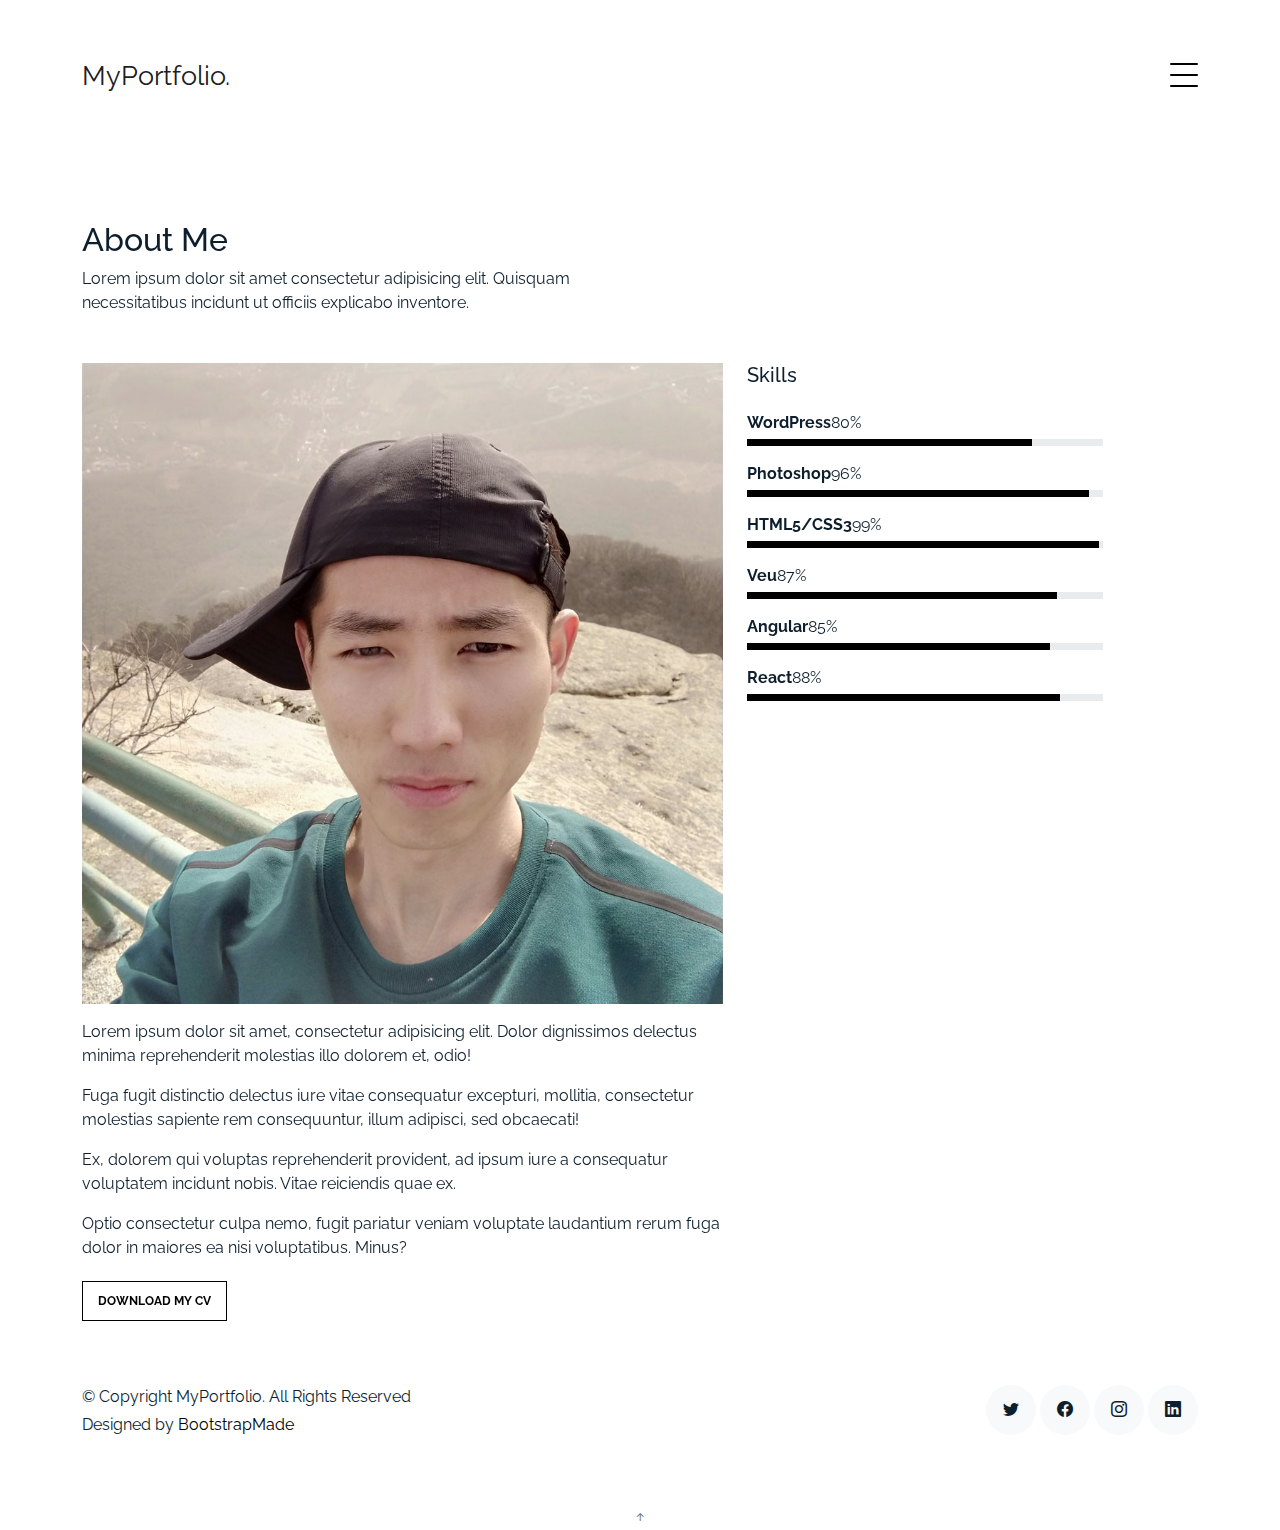
<file: about.html>
<!DOCTYPE html>
<html lang="en">

<head>
  <meta charset="utf-8">
  <meta content="width=device-width, initial-scale=1.0" name="viewport">

  <title>MyPortfolio Bootstrap Template - About</title>
  <meta content="" name="description">
  <meta content="" name="keywords">

  <!-- Favicons -->
  <link href="assets/img/favicon.png" rel="icon">
  <link href="assets/img/apple-touch-icon.png" rel="apple-touch-icon">

  <!-- Google Fonts -->
  <link href="https://fonts.googleapis.com/css?family=https://fonts.googleapis.com/css?family=Inconsolata:400,500,600,700|Raleway:400,400i,500,500i,600,600i,700,700i" rel="stylesheet">

  <!-- Vendor CSS Files -->
  <link href="assets/vendor/aos/aos.css" rel="stylesheet">
  <link href="assets/vendor/bootstrap/css/bootstrap.min.css" rel="stylesheet">
  <link href="assets/vendor/bootstrap-icons/bootstrap-icons.css" rel="stylesheet">
  <link href="assets/vendor/swiper/swiper-bundle.min.css" rel="stylesheet">

  <!-- Template Main CSS File -->
  <link href="assets/css/style.css" rel="stylesheet">

  <!-- =======================================================
  * Template Name: MyPortfolio
  * Updated: Mar 10 2023 with Bootstrap v5.2.3
  * Template URL: https://bootstrapmade.com/myportfolio-bootstrap-portfolio-website-template/
  * Author: BootstrapMade.com
  * License: https://bootstrapmade.com/license/
  ======================================================== -->
</head>

<body>

  <!-- ======= Navbar ======= -->
  <div class="collapse navbar-collapse custom-navmenu" id="main-navbar">
    <div class="container py-2 py-md-5">
      <div class="row align-items-start">
        <div class="col-md-2">
          <ul class="custom-menu">
            <li><a href="index.html">Home</a></li>
            <li class="active"><a href="about.html">About Me</a></li>
            <li><a href="services.html">Services</a></li>
            <li><a href="works.html">Works</a></li>
            <li><a href="contact.html">Contact</a></li>
          </ul>
        </div>
        <div class="col-md-6 d-none d-md-block  mr-auto">
          <div class="tweet d-flex">
            <span class="bi bi-twitter text-white mt-2 mr-3"></span>
            <div>
              <p><em>Lorem ipsum dolor sit amet consectetur adipisicing elit. Quisquam necessitatibus incidunt ut officiis explicabo inventore. <br> <a href="#">t.co/v82jsk</a></em></p>
            </div>
          </div>
        </div>
        <div class="col-md-4 d-none d-md-block">
          <h3>Hire Me</h3>
          <p>Lorem ipsum dolor sit amet consectetur adipisicing elit. Quisquam necessitatibus incidunt ut officiisexplicabo inventore. <br> <a href="#">myemail@gmail.com</a></p>
        </div>
      </div>

    </div>
  </div>

  <nav class="navbar navbar-light custom-navbar">
    <div class="container">
      <a class="navbar-brand" href="index.html">MyPortfolio.</a>
      <a href="#" class="burger" data-bs-toggle="collapse" data-bs-target="#main-navbar">
        <span></span>
      </a>
    </div>
  </nav>

  <main id="main">

    <section class="section pb-5">
      <div class="container">
        <div class="row mb-5 align-items-end">
          <div class="col-md-6" data-aos="fade-up">

            <h2>About Me</h2>
            <p class="mb-0">Lorem ipsum dolor sit amet consectetur adipisicing elit. Quisquam necessitatibus incidunt ut
              officiis explicabo inventore.</p>
          </div>

        </div>

        <div class="row">
          <div class="col-md-4 ml-auto order-2" data-aos="fade-up">
            <h3 class="h3 mb-4">Skills</h3>
            <ul class="list-unstyled">
              <li class="mb-3">
                <div class="d-flex mb-1">
                  <strong>WordPress</strong>
                  <span class="ml-auto">80%</span>
                </div>
                <div class="progress custom-progress">
                  <div class="progress-bar" role="progressbar" style="width: 80%" aria-valuenow="80" aria-valuemin="0" aria-valuemax="100"></div>
                </div>
              </li>
              <li class="mb-3">
                <div class="d-flex mb-1">
                  <strong>Photoshop</strong>
                  <span class="ml-auto">96%</span>
                </div>
                <div class="progress custom-progress">
                  <div class="progress-bar" role="progressbar" style="width: 96%" aria-valuenow="96" aria-valuemin="0" aria-valuemax="100"></div>
                </div>
              </li>
              <li class="mb-3">
                <div class="d-flex mb-1">
                  <strong>HTML5/CSS3</strong>
                  <span class="ml-auto">99%</span>
                </div>
                <div class="progress custom-progress">
                  <div class="progress-bar" role="progressbar" style="width: 99%" aria-valuenow="99" aria-valuemin="0" aria-valuemax="100"></div>
                </div>
              </li>
              <li class="mb-3">
                <div class="d-flex mb-1">
                  <strong>Veu</strong>
                  <span class="ml-auto">87%</span>
                </div>
                <div class="progress custom-progress">
                  <div class="progress-bar" role="progressbar" style="width: 87%" aria-valuenow="87" aria-valuemin="0" aria-valuemax="100"></div>
                </div>
              </li>
              <li class="mb-3">
                <div class="d-flex mb-1">
                  <strong>Angular</strong>
                  <span class="ml-auto">85%</span>
                </div>
                <div class="progress custom-progress">
                  <div class="progress-bar" role="progressbar" style="width: 85%" aria-valuenow="85" aria-valuemin="0" aria-valuemax="100"></div>
                </div>
              </li>
              <li class="mb-3">
                <div class="d-flex mb-1">
                  <strong>React</strong>
                  <span class="ml-auto">88%</span>
                </div>
                <div class="progress custom-progress">
                  <div class="progress-bar" role="progressbar" style="width: 88%" aria-valuenow="88" aria-valuemin="0" aria-valuemax="100"></div>
                </div>
              </li>
            </ul>
          </div>

          <div class="col-md-7 mb-5 mb-md-0" data-aos="fade-up">
            <p><img src="assets/img/person_1_sq.jpg" alt="Image" class="img-fluid"></p>
            <p>Lorem ipsum dolor sit amet, consectetur adipisicing elit. Dolor dignissimos delectus minima reprehenderit
              molestias illo dolorem et, odio!</p>
            <p>Fuga fugit distinctio delectus iure vitae consequatur excepturi, mollitia, consectetur molestias sapiente
              rem consequuntur, illum adipisci, sed obcaecati!</p>
            <p>Ex, dolorem qui voluptas reprehenderit provident, ad ipsum iure a consequatur voluptatem incidunt nobis.
              Vitae reiciendis quae ex.</p>
            <p>Optio consectetur culpa nemo, fugit pariatur veniam voluptate laudantium rerum fuga dolor in maiores ea
              nisi voluptatibus. Minus?</p>
            <p><a href="#" class="readmore">Download my CV</a></p>
          </div>

        </div>

      </div>

    </section>

  </main><!-- End #main -->

  <!-- ======= Footer ======= -->
  <footer class="footer" role="contentinfo">
    <div class="container">
      <div class="row">
        <div class="col-sm-6">
          <p class="mb-1">&copy; Copyright MyPortfolio. All Rights Reserved</p>
          <div class="credits">
            <!--
            All the links in the footer should remain intact.
            You can delete the links only if you purchased the pro version.
            Licensing information: https://bootstrapmade.com/license/
            Purchase the pro version with working PHP/AJAX contact form: https://bootstrapmade.com/buy/?theme=MyPortfolio
          -->
            Designed by <a href="https://bootstrapmade.com/">BootstrapMade</a>
          </div>
        </div>
        <div class="col-sm-6 social text-md-end">
          <a href="#"><span class="bi bi-twitter"></span></a>
          <a href="#"><span class="bi bi-facebook"></span></a>
          <a href="#"><span class="bi bi-instagram"></span></a>
          <a href="#"><span class="bi bi-linkedin"></span></a>
        </div>
      </div>
    </div>
  </footer>

  <a href="#" class="back-to-top d-flex align-items-center justify-content-center"><i class="bi bi-arrow-up-short"></i></a>

  <!-- Vendor JS Files -->
  <script src="assets/vendor/aos/aos.js"></script>
  <script src="assets/vendor/bootstrap/js/bootstrap.bundle.min.js"></script>
  <script src="assets/vendor/isotope-layout/isotope.pkgd.min.js"></script>
  <script src="assets/vendor/swiper/swiper-bundle.min.js"></script>
  <script src="assets/vendor/php-email-form/validate.js"></script>

  <!-- Template Main JS File -->
  <script src="assets/js/main.js"></script>

</body>

</html>
</file>
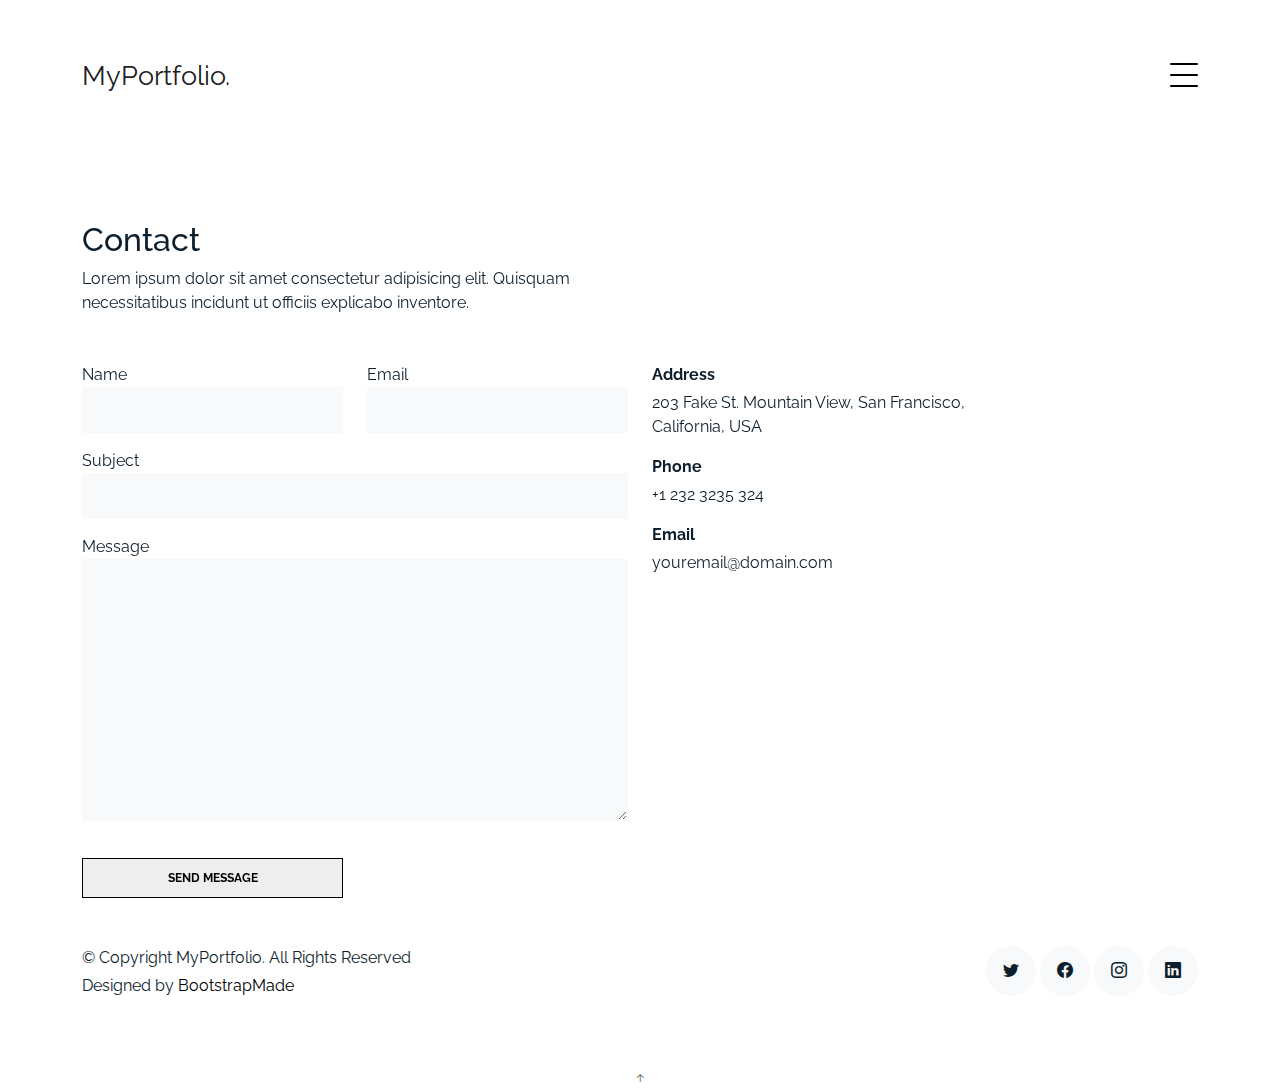
<file: contact.html>
<!DOCTYPE html>
<html lang="en">

<head>
  <meta charset="utf-8">
  <meta content="width=device-width, initial-scale=1.0" name="viewport">

  <title>MyPortfolio Bootstrap Template - Contact</title>
  <meta content="" name="description">
  <meta content="" name="keywords">

  <!-- Favicons -->
  <link href="assets/img/favicon.png" rel="icon">
  <link href="assets/img/apple-touch-icon.png" rel="apple-touch-icon">

  <!-- Google Fonts -->
  <link href="https://fonts.googleapis.com/css?family=https://fonts.googleapis.com/css?family=Inconsolata:400,500,600,700|Raleway:400,400i,500,500i,600,600i,700,700i" rel="stylesheet">

  <!-- Vendor CSS Files -->
  <link href="assets/vendor/aos/aos.css" rel="stylesheet">
  <link href="assets/vendor/bootstrap/css/bootstrap.min.css" rel="stylesheet">
  <link href="assets/vendor/bootstrap-icons/bootstrap-icons.css" rel="stylesheet">
  <link href="assets/vendor/swiper/swiper-bundle.min.css" rel="stylesheet">

  <!-- Template Main CSS File -->
  <link href="assets/css/style.css" rel="stylesheet">

  <!-- =======================================================
  * Template Name: MyPortfolio
  * Updated: Mar 10 2023 with Bootstrap v5.2.3
  * Template URL: https://bootstrapmade.com/myportfolio-bootstrap-portfolio-website-template/
  * Author: BootstrapMade.com
  * License: https://bootstrapmade.com/license/
  ======================================================== -->
</head>

<body>

  <!-- ======= Navbar ======= -->
  <div class="collapse navbar-collapse custom-navmenu" id="main-navbar">
    <div class="container py-2 py-md-5">
      <div class="row align-items-start">
        <div class="col-md-2">
          <ul class="custom-menu">
            <li><a href="index.html">Home</a></li>
            <li><a href="about.html">About Me</a></li>
            <li><a href="services.html">Services</a></li>
            <li><a href="works.html">Works</a></li>
            <li class="active"><a href="contact.html">Contact</a></li>
          </ul>
        </div>
        <div class="col-md-6 d-none d-md-block  mr-auto">
          <div class="tweet d-flex">
            <span class="bi bi-twitter text-white mt-2 mr-3"></span>
            <div>
              <p><em>Lorem ipsum dolor sit amet consectetur adipisicing elit. Quisquam necessitatibus incidunt ut officiis explicabo inventore. <br> <a href="#">t.co/v82jsk</a></em></p>
            </div>
          </div>
        </div>
        <div class="col-md-4 d-none d-md-block">
          <h3>Hire Me</h3>
          <p>Lorem ipsum dolor sit amet consectetur adipisicing elit. Quisquam necessitatibus incidunt ut officiisexplicabo inventore. <br> <a href="#">myemail@gmail.com</a></p>
        </div>
      </div>

    </div>
  </div>

  <nav class="navbar navbar-light custom-navbar">
    <div class="container">
      <a class="navbar-brand" href="index.html">MyPortfolio.</a>
      <a href="#" class="burger" data-bs-toggle="collapse" data-bs-target="#main-navbar">
        <span></span>
      </a>
    </div>
  </nav>

  <main id="main">

    <section class="section pb-5">
      <div class="container">

        <div class="row mb-5 align-items-end">
          <div class="col-md-6" data-aos="fade-up">
            <h2>Contact</h2>
            <p class="mb-0">Lorem ipsum dolor sit amet consectetur adipisicing elit. Quisquam necessitatibus incidunt ut
              officiis explicabo inventore.
            </p>
          </div>

        </div>

        <div class="row">
          <div class="col-md-6 mb-5 mb-md-0" data-aos="fade-up">

            <form action="forms/contact.php" method="post" role="form" class="php-email-form">

              <div class="row gy-3">
                <div class="col-md-6 form-group">
                  <label for="name">Name</label>
                  <input type="text" name="name" class="form-control" id="name" required>
                </div>
                <div class="col-md-6 form-group">
                  <label for="name">Email</label>
                  <input type="email" class="form-control" name="email" id="email" required>
                </div>
                <div class="col-md-12 form-group">
                  <label for="name">Subject</label>
                  <input type="text" class="form-control" name="subject" id="subject" required>
                </div>
                <div class="col-md-12 form-group">
                  <label for="name">Message</label>
                  <textarea class="form-control" name="message" cols="30" rows="10" required></textarea>
                </div>

                <div class="col-md-12 my-3">
                  <div class="loading">Loading</div>
                  <div class="error-message"></div>
                  <div class="sent-message">Your message has been sent. Thank you!</div>
                </div>

                <div class="col-md-6 mt-0 form-group">
                  <input type="submit" class="readmore d-block w-100" value="Send Message">
                </div>
              </div>

            </form>

          </div>

          <div class="col-md-4 ml-auto order-2" data-aos="fade-up">
            <ul class="list-unstyled">
              <li class="mb-3">
                <strong class="d-block mb-1">Address</strong>
                <span>203 Fake St. Mountain View, San Francisco, California, USA</span>
              </li>
              <li class="mb-3">
                <strong class="d-block mb-1">Phone</strong>
                <span>+1 232 3235 324</span>
              </li>
              <li class="mb-3">
                <strong class="d-block mb-1">Email</strong>
                <span>youremail@domain.com</span>
              </li>
            </ul>
          </div>

        </div>

      </div>

    </section>

  </main><!-- End #main -->

  <!-- ======= Footer ======= -->
  <footer class="footer" role="contentinfo">
    <div class="container">
      <div class="row">
        <div class="col-sm-6">
          <p class="mb-1">&copy; Copyright MyPortfolio. All Rights Reserved</p>
          <div class="credits">
            <!--
            All the links in the footer should remain intact.
            You can delete the links only if you purchased the pro version.
            Licensing information: https://bootstrapmade.com/license/
            Purchase the pro version with working PHP/AJAX contact form: https://bootstrapmade.com/buy/?theme=MyPortfolio
          -->
            Designed by <a href="https://bootstrapmade.com/">BootstrapMade</a>
          </div>
        </div>
        <div class="col-sm-6 social text-md-end">
          <a href="#"><span class="bi bi-twitter"></span></a>
          <a href="#"><span class="bi bi-facebook"></span></a>
          <a href="#"><span class="bi bi-instagram"></span></a>
          <a href="#"><span class="bi bi-linkedin"></span></a>
        </div>
      </div>
    </div>
  </footer>

  <a href="#" class="back-to-top d-flex align-items-center justify-content-center"><i class="bi bi-arrow-up-short"></i></a>

  <!-- Vendor JS Files -->
  <script src="assets/vendor/aos/aos.js"></script>
  <script src="assets/vendor/bootstrap/js/bootstrap.bundle.min.js"></script>
  <script src="assets/vendor/isotope-layout/isotope.pkgd.min.js"></script>
  <script src="assets/vendor/swiper/swiper-bundle.min.js"></script>
  <script src="assets/vendor/php-email-form/validate.js"></script>

  <!-- Template Main JS File -->
  <script src="assets/js/main.js"></script>

</body>

</html>
</file>
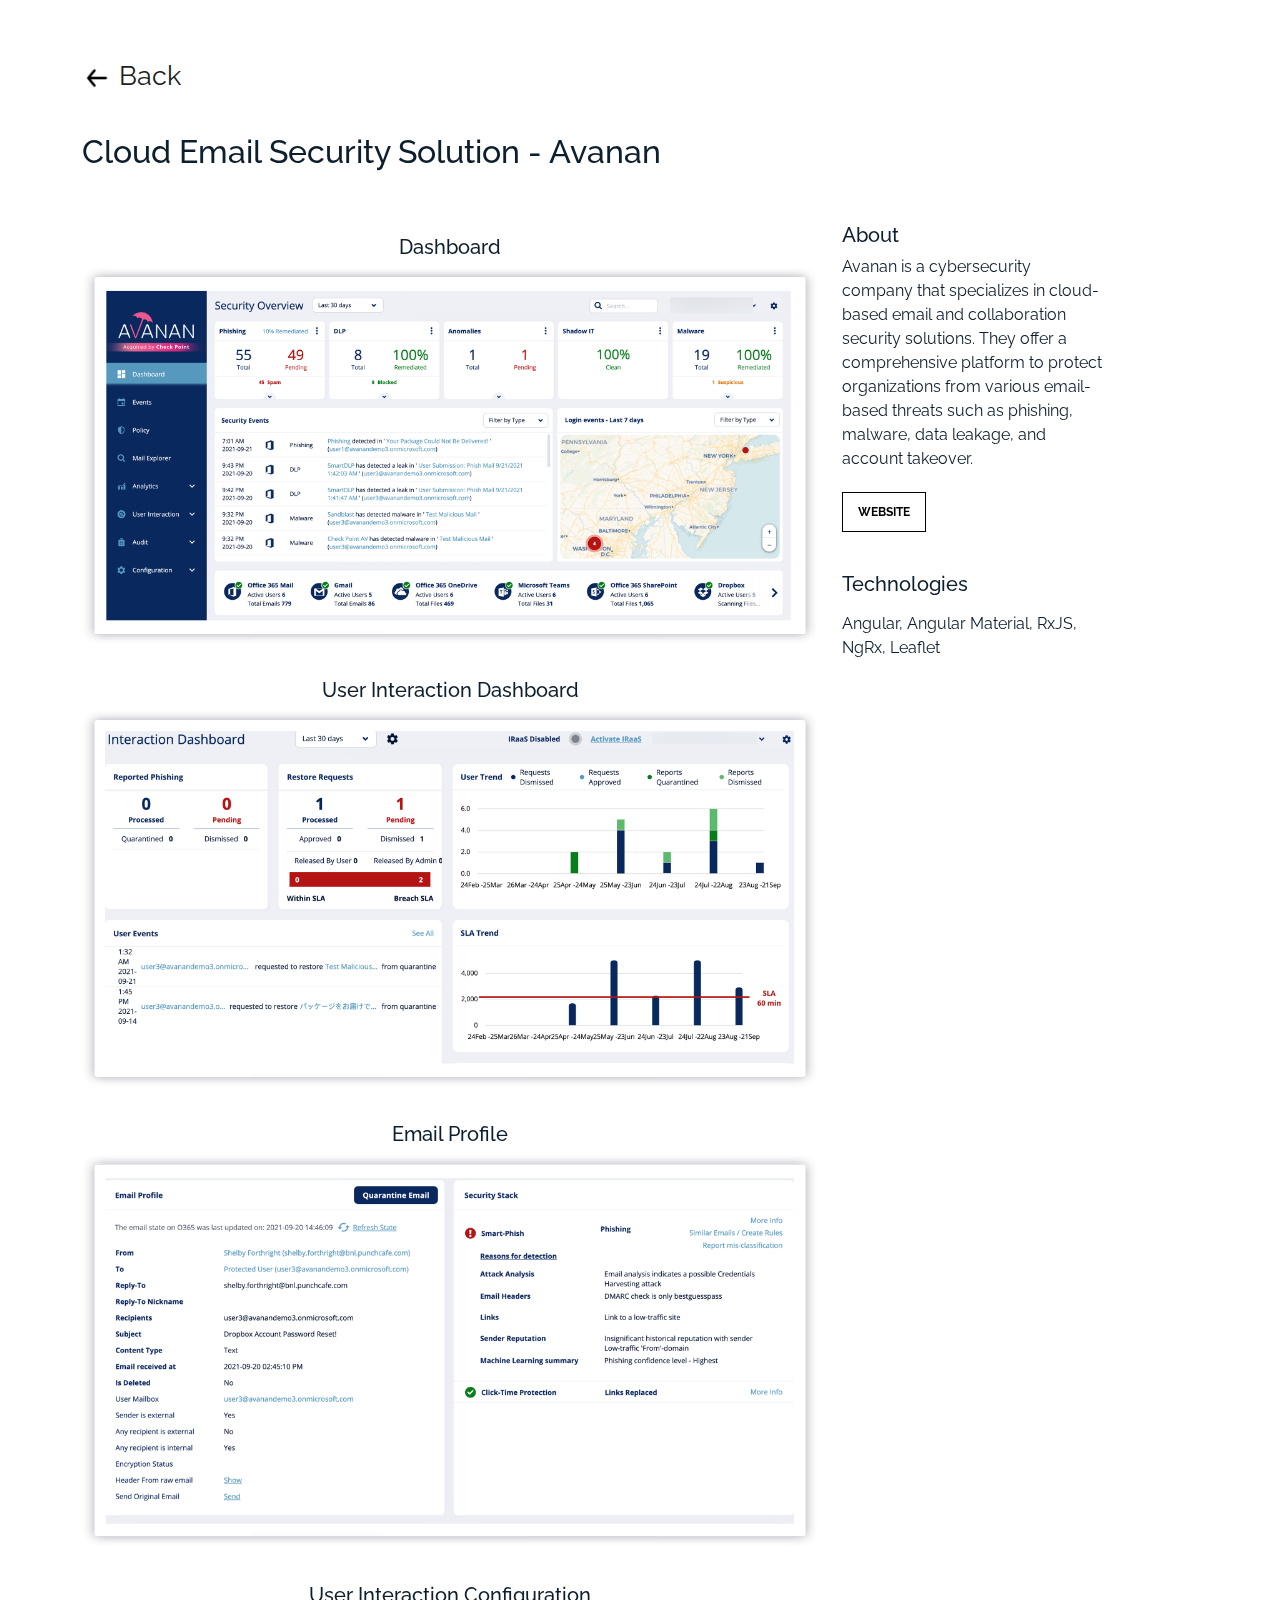
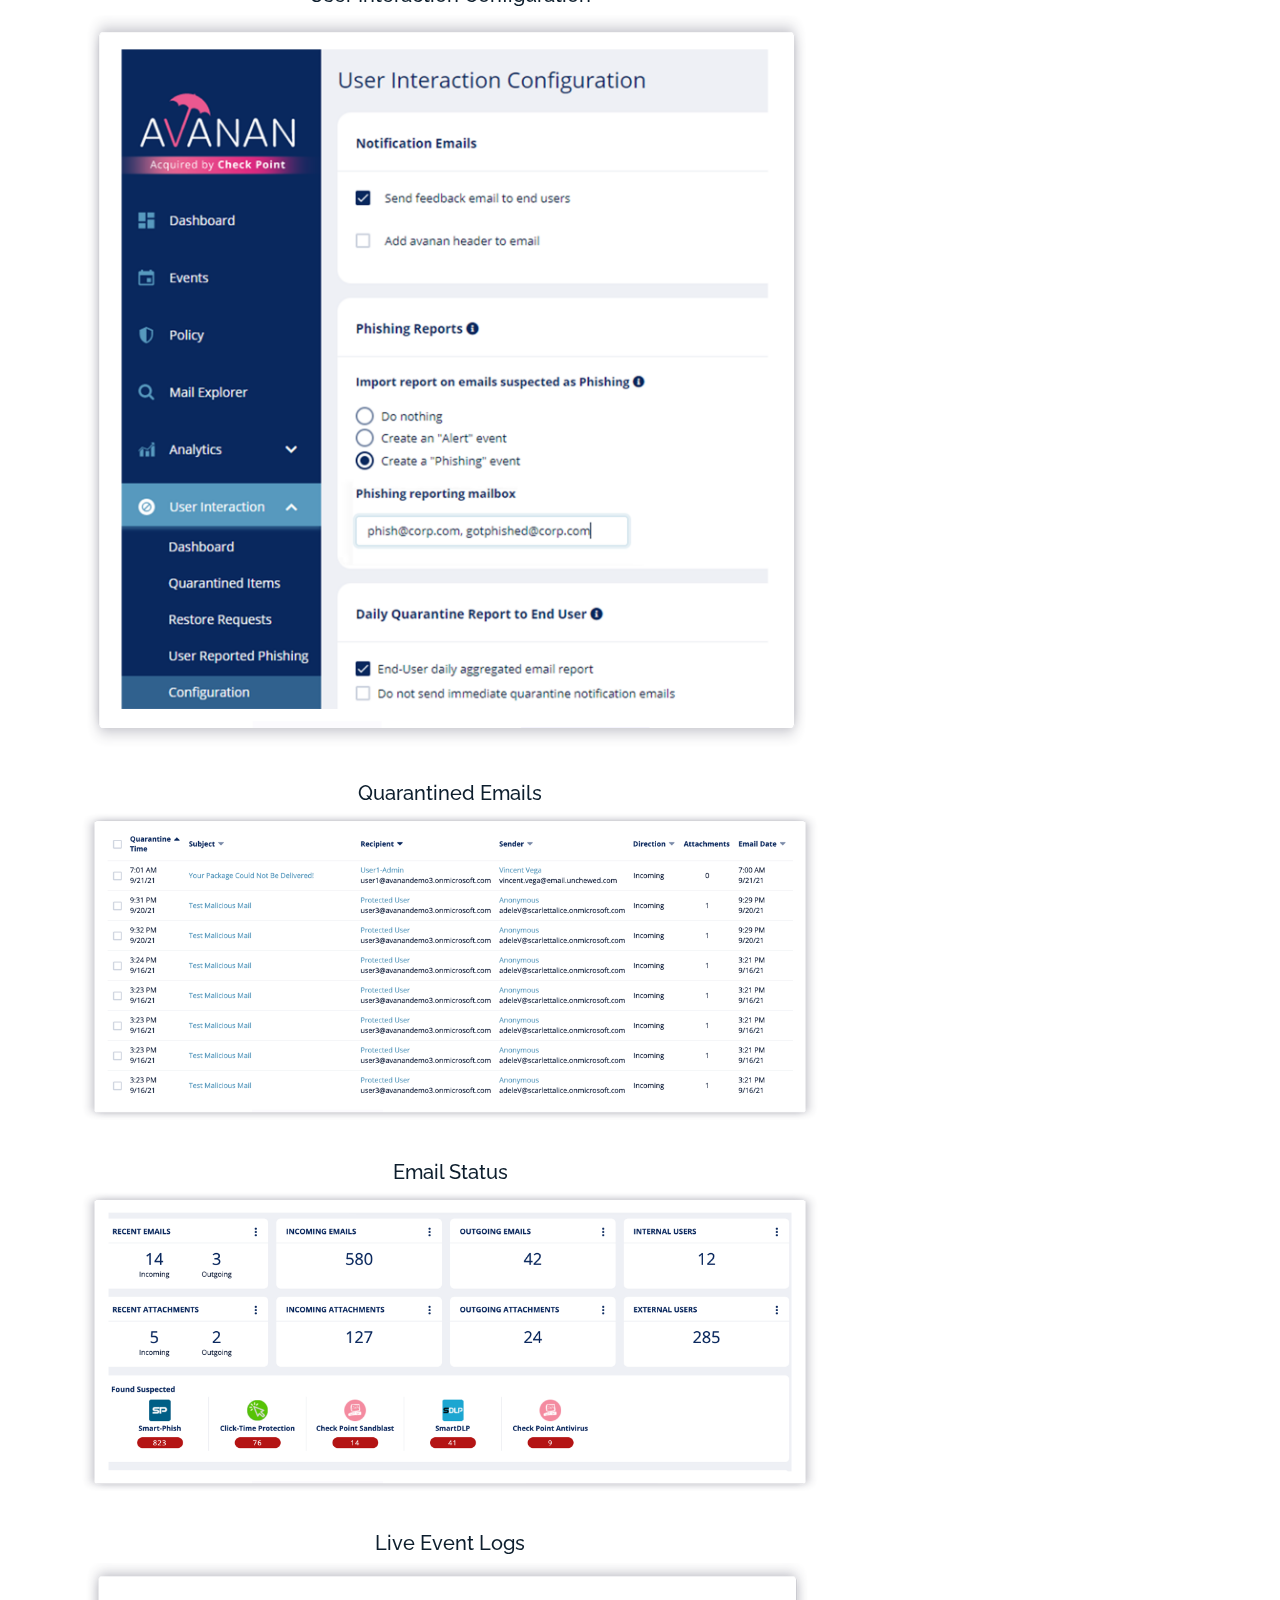
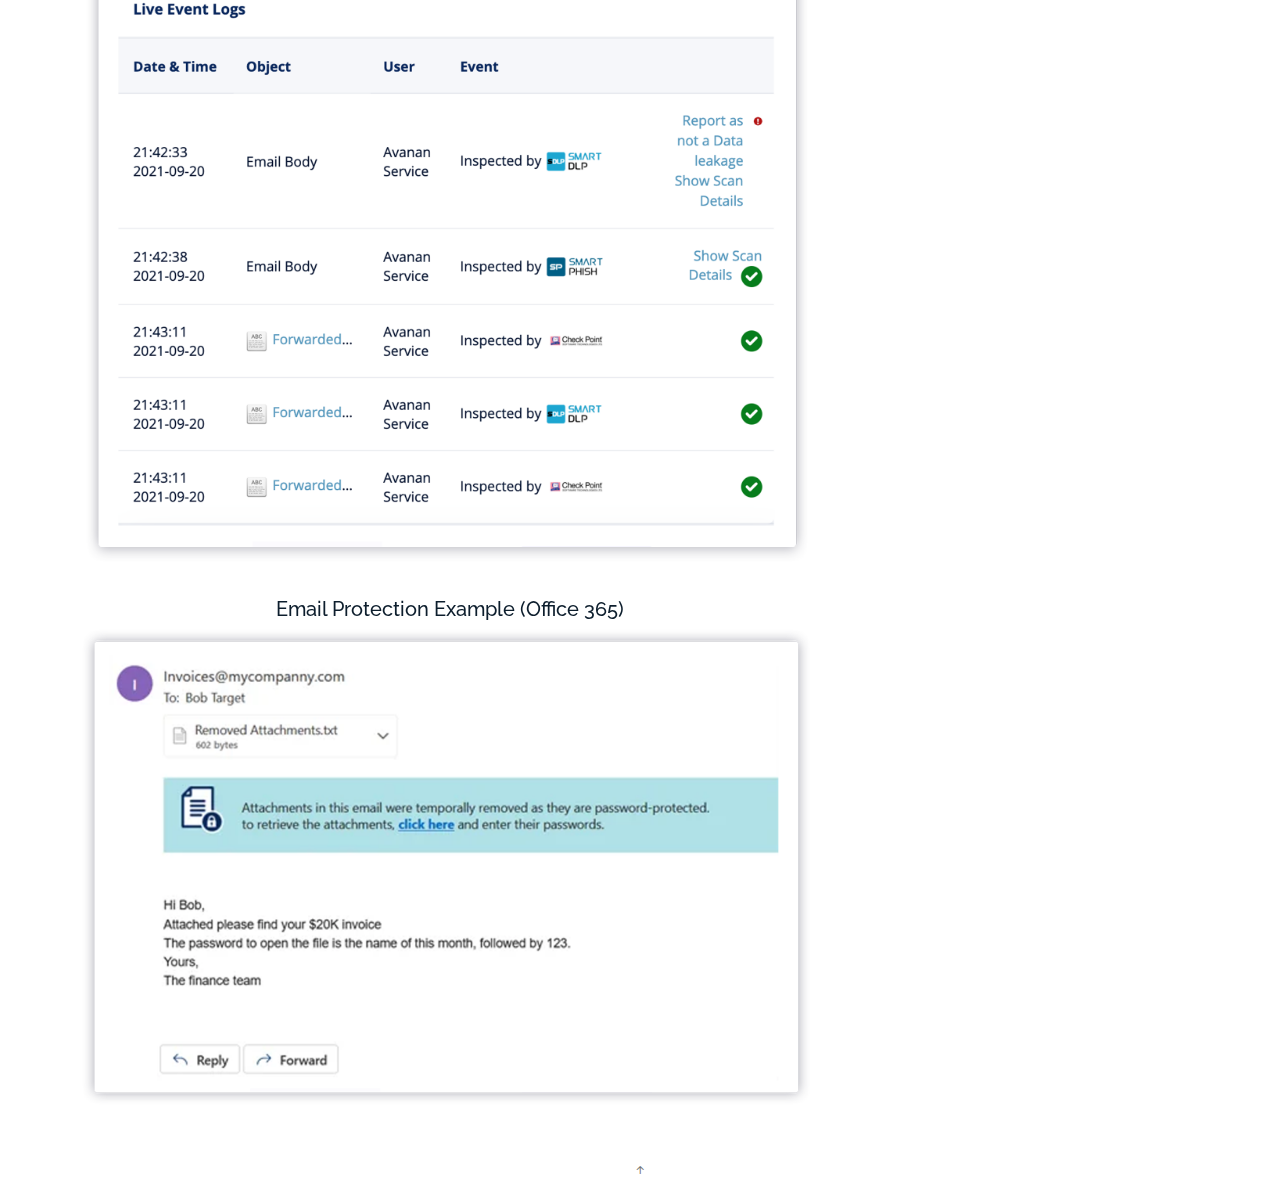
<file: work-single-avanan.html>
<!DOCTYPE html>
<html lang="en">

<head>
  <meta charset="utf-8">
  <meta content="width=device-width, initial-scale=1.0" name="viewport">

  <title>Cloud Email Security Solution - Avanan</title>
  <meta content="" name="description">
  <meta content="" name="keywords">

  <!-- Favicons -->
  <link href="assets/img/favicon.png" rel="icon">
  <link href="assets/img/apple-touch-icon.png" rel="apple-touch-icon">

  <!-- Google Fonts -->
  <link href="https://fonts.googleapis.com/css?family=https://fonts.googleapis.com/css?family=Inconsolata:400,500,600,700|Raleway:400,400i,500,500i,600,600i,700,700i" rel="stylesheet">

  <!-- Vendor CSS Files -->
  <link href="assets/vendor/aos/aos.css" rel="stylesheet">
  <link href="assets/vendor/bootstrap/css/bootstrap.min.css" rel="stylesheet">
  <link href="assets/vendor/bootstrap-icons/bootstrap-icons.css" rel="stylesheet">
  <link href="assets/vendor/swiper/swiper-bundle.min.css" rel="stylesheet">

  <!-- Template Main CSS File -->
  <link href="assets/css/style.css" rel="stylesheet">

  <!-- =======================================================
  * Template Name: MyPortfolio
  * Updated: Mar 10 2023 with Bootstrap v5.2.3
  * Template URL: https://bootstrapmade.com/myportfolio-bootstrap-portfolio-website-template/
  * Author: BootstrapMade.com
  * License: https://bootstrapmade.com/license/
  ======================================================== -->
</head>

<body>

  <!-- ======= Navbar ======= -->
  <div class="collapse navbar-collapse custom-navmenu" id="main-navbar">
    <div class="container py-2 py-md-5">
      <div class="row align-items-start">
        <div class="col-md-2">
          <ul class="custom-menu">
            <li><a href="index.html">Home</a></li>
            <li><a href="about.html">About Me</a></li>
            <li><a href="services.html">Services</a></li>
            <li class="active"><a href="works.html">Works</a></li>
            <li><a href="contact.html">Contact</a></li>
          </ul>
        </div>
        <div class="col-md-6 d-none d-md-block  mr-auto">
          <div class="tweet d-flex">
            <span class="bi bi-twitter text-white mt-2 mr-3"></span>
            <div>
              <p><em>Lorem ipsum dolor sit amet consectetur adipisicing elit. Quisquam necessitatibus incidunt ut officiis explicabo inventore. <br> <a href="#">t.co/v82jsk</a></em></p>
            </div>
          </div>
        </div>
        <div class="col-md-4 d-none d-md-block">
          <h3>Hire Me</h3>
          <p>Lorem ipsum dolor sit amet consectetur adipisicing elit. Quisquam necessitatibus incidunt ut officiisexplicabo inventore. <br> <a href="#">myemail@gmail.com</a></p>
        </div>
      </div>

    </div>
  </div>

  <nav class="navbar navbar-light custom-navbar">
    <div class="container">
      <a class="navbar-brand" href="index.html">
        <img style="width: 30px;" src="./assets/img/arrow-back.png" />
        <span>Back</span>
      </a>
      <!-- <a href="#" class="burger" data-bs-toggle="collapse" data-bs-target="#main-navbar">
        <span></span>
      </a> -->
    </div>
  </nav>

  <main id="main">

    <section class="mt-4 mb-5">
      <div class="container">
        <div class="row mb-4 align-items-center">
          <div data-aos="fade-up">
            <!-- class="col-md-6" -->
            <h2>Cloud Email Security Solution - Avanan</h2>
            <!-- <p>Lorem ipsum dolor sit amet consectetur adipisicing elit. Quisquam necessitatibus incidunt ut officiis explicabo inventore.</p> -->
          </div>
        </div>
      </div>

      <div class="site-section pb-0"> 
        <div class="container">
          <div class="row align-items-stretch">
            <div class="col-md-8" data-aos="fade-up">
              <div class="detail-img-wrapper">
                <h3 class="h3">Dashboard</h3>
                <img src="assets/img/avanan/dashboard.png" alt="Image" class="img-fluid">
              </div>

              <div class="detail-img-wrapper">
                <h3 class="h3">User Interaction Dashboard</h3>
                <img src="assets/img/avanan/user-interaction.png" alt="Image" class="img-fluid">
              </div>

              <div class="detail-img-wrapper">
                <h3 class="h3">Email Profile</h3>
                <img src="assets/img/avanan/email-profile.png" alt="Image" class="img-fluid">
              </div>

              <div class="detail-img-wrapper">
                <h3 class="h3">User Interaction Configuration</h3>
                <img src="assets/img/avanan/user-interaction-config.png" alt="Image" class="img-fluid">
              </div>

              <div class="detail-img-wrapper">
                <h3 class="h3">Quarantined Emails</h3>
                <img src="assets/img/avanan/quarantine-emails.png" alt="Image" class="img-fluid">
              </div>

              <div class="detail-img-wrapper">
                <h3 class="h3">Email Status</h3>
                <img src="assets/img/avanan/recent-emails.png" alt="Image" class="img-fluid">
              </div>

              <div class="detail-img-wrapper">
                <h3 class="h3">Live Event Logs</h3>
                <img src="assets/img/avanan/life-event-logs.png" alt="Image" class="img-fluid">
              </div>

              <div class="detail-img-wrapper">
                <h3 class="h3">Email Protection Example (Office 365)</h3>
                <img src="assets/img/avanan/protection-result.png" alt="Image" class="img-fluid">
              </div>
            </div>
            <div class="col-md-3 ml-auto" data-aos="fade-up" data-aos-delay="100">
              <div class="sticky-content project-desc">
                <!-- About Section -->
                <div class="section-wrapper">
                  <h3 class="h3">About</h3>
                  <!-- <p class="mb-4"><span class="text-muted">Design</span></p> -->

                  <div>
                    <!-- class="mb-5" -->
                    <p>
                      Avanan is a cybersecurity company that specializes in cloud-based email and collaboration
                      security solutions. They offer a comprehensive platform to protect organizations from various
                      email-based threats such as phishing, malware, data leakage, and account takeover. </p>
                  </div>
                  <a href="https://www.avanan.com/" target="_blank" class="readmore">Website</a>
                </div>

                <!-- Technologies Section -->
                <div class="section-wrapper">
                  <h3 class="h3 mb-3">Technologies</h4>
                  <p>
                    Angular, Angular Material, RxJS, NgRx, Leaflet
                  </p>
                </div>
              </div>
            </div>
          </div>
        </div>
    </section>

  </main><!-- End #main -->


  <a href="#" class="back-to-top d-flex align-items-center justify-content-center"><i class="bi bi-arrow-up-short"></i></a>

  <!-- Vendor JS Files -->
  <script src="assets/vendor/aos/aos.js"></script>
  <script src="assets/vendor/bootstrap/js/bootstrap.bundle.min.js"></script>
  <script src="assets/vendor/isotope-layout/isotope.pkgd.min.js"></script>
  <script src="assets/vendor/swiper/swiper-bundle.min.js"></script>
  <script src="assets/vendor/php-email-form/validate.js"></script>

  <!-- Template Main JS File -->
  <script src="assets/js/main.js"></script>

</body>

</html>
</file>
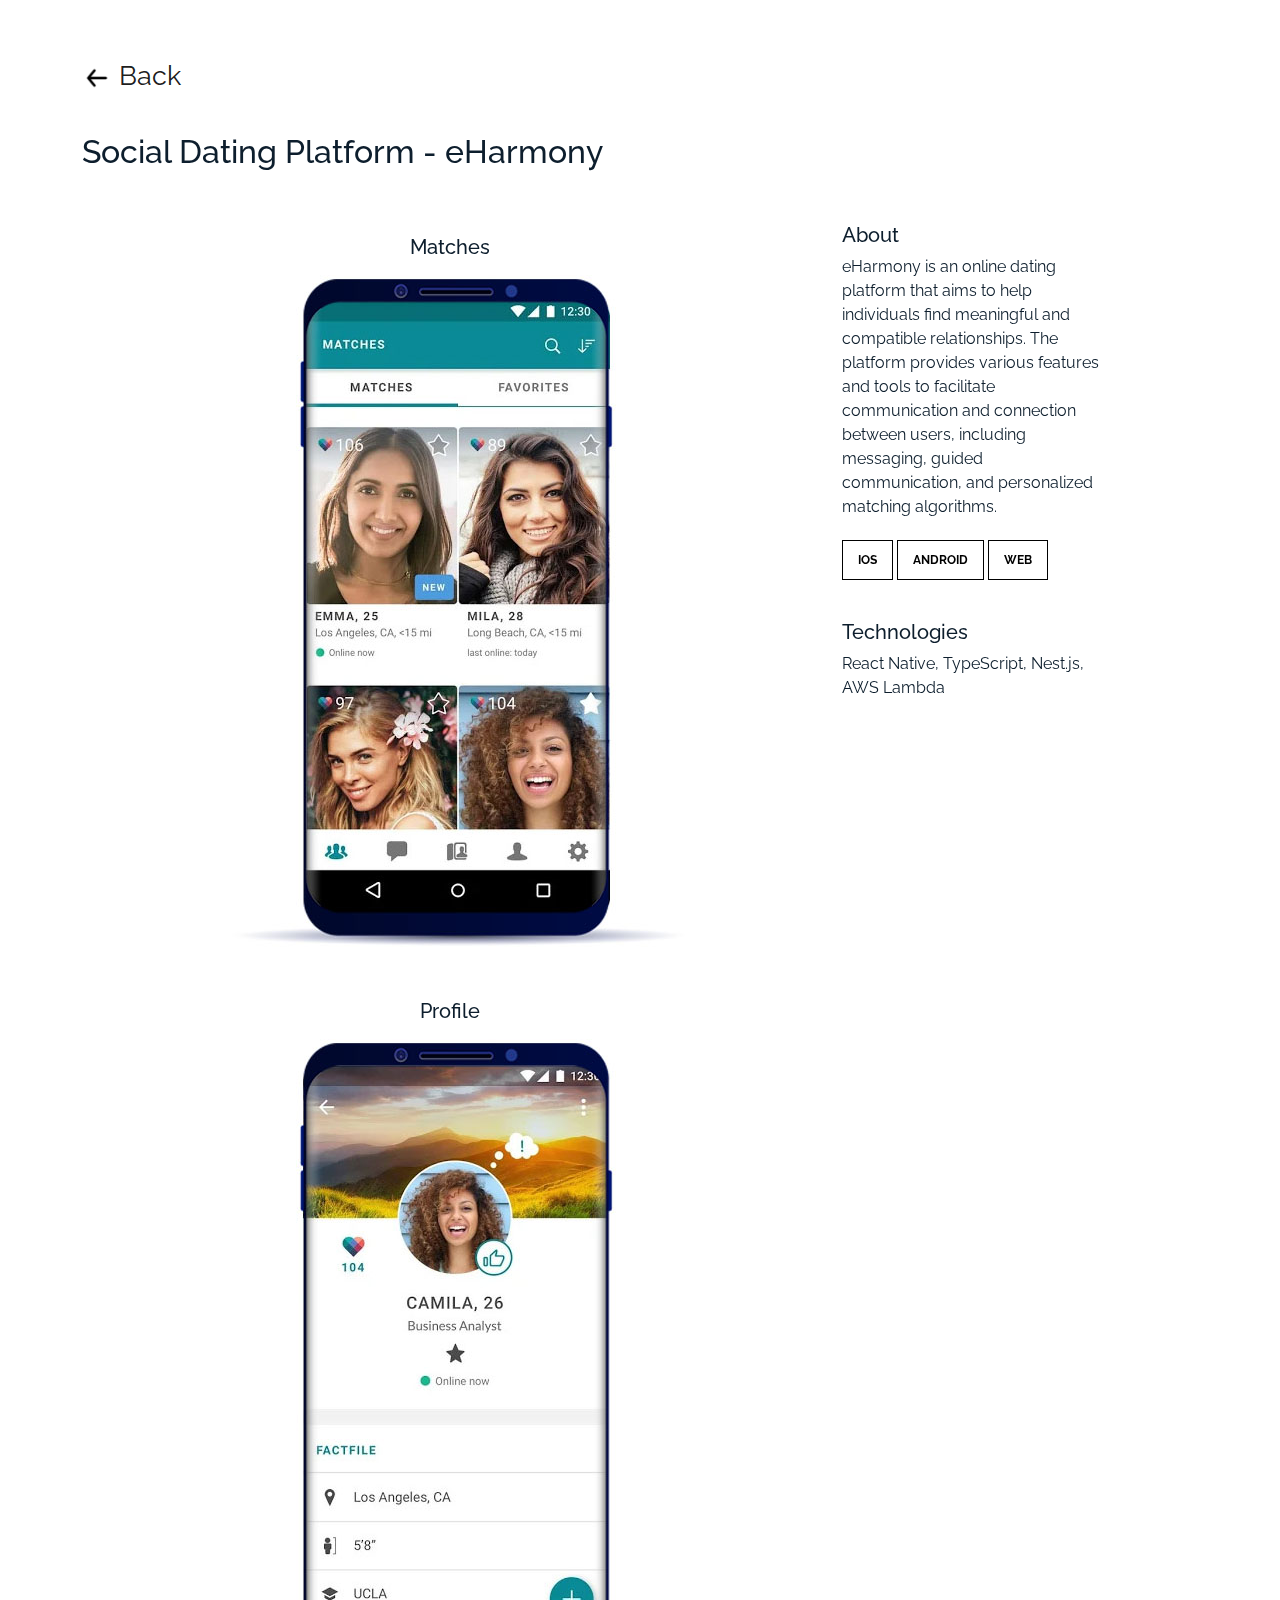
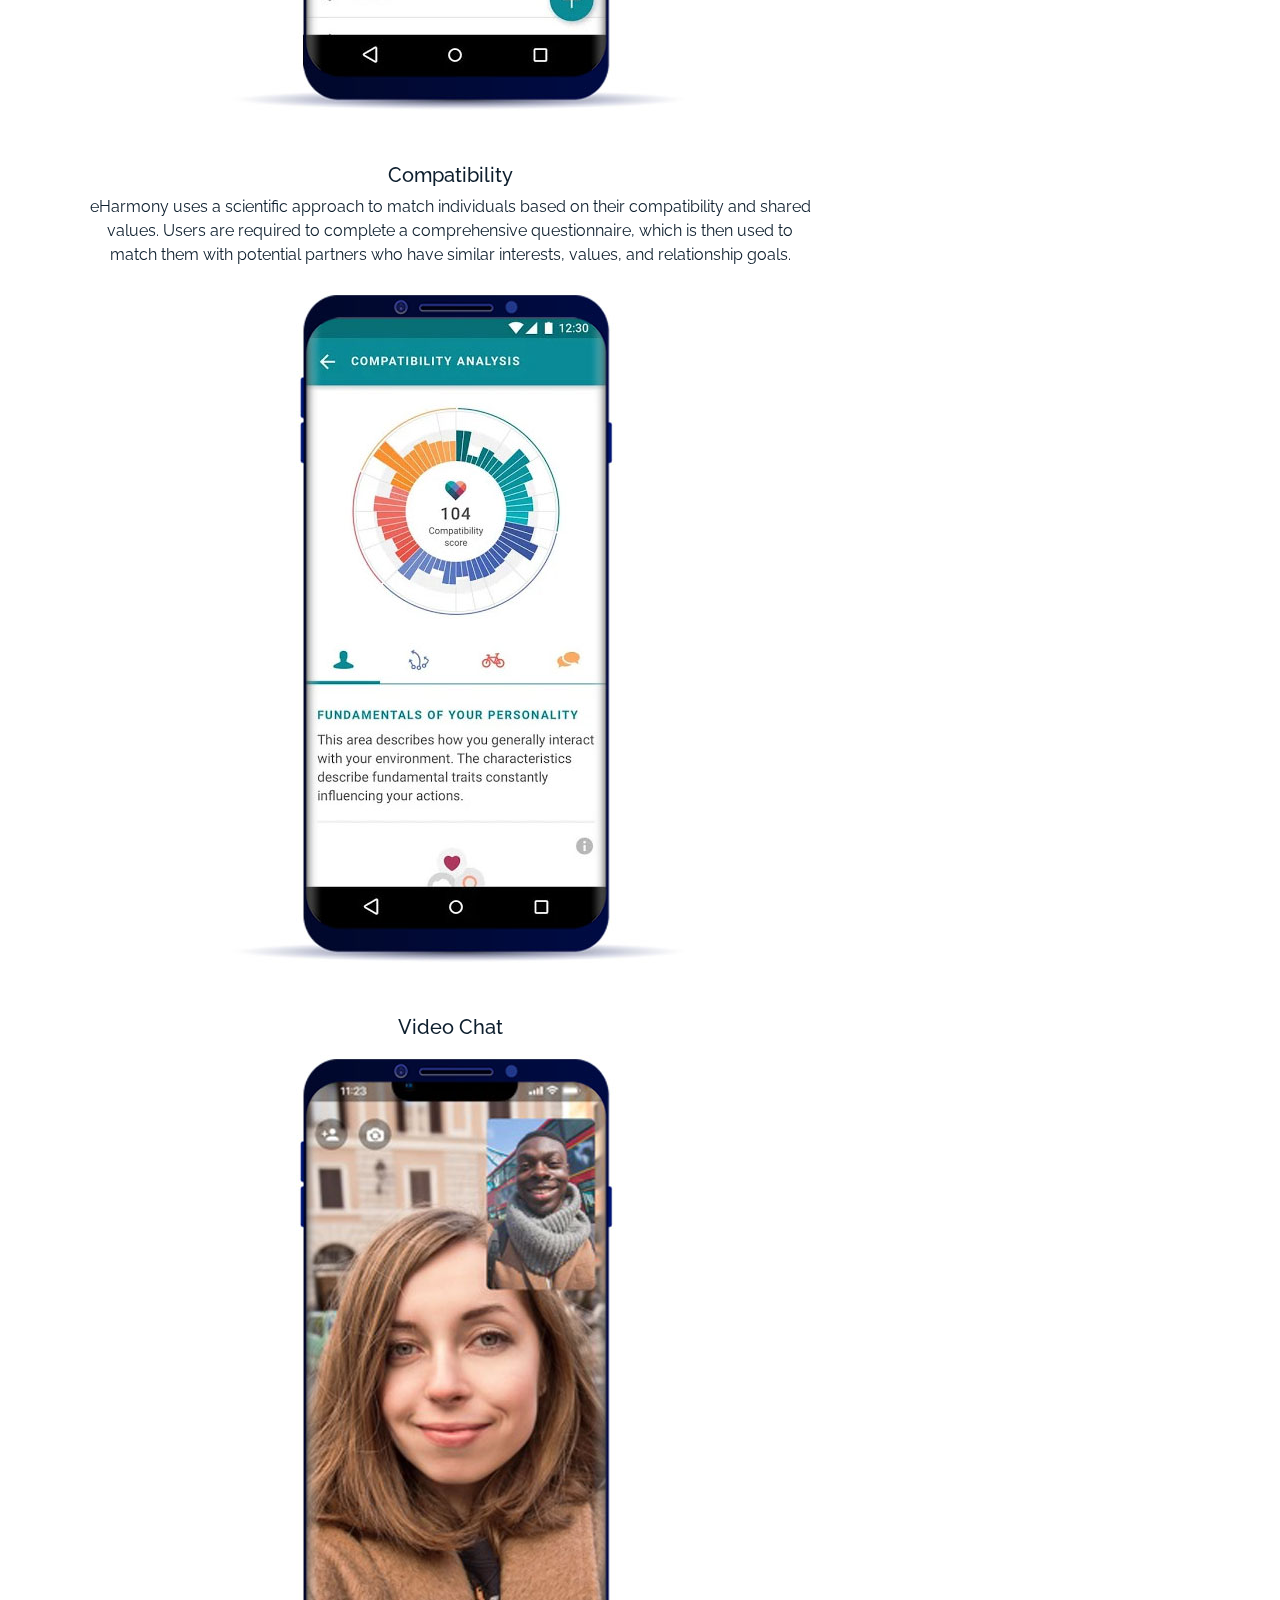
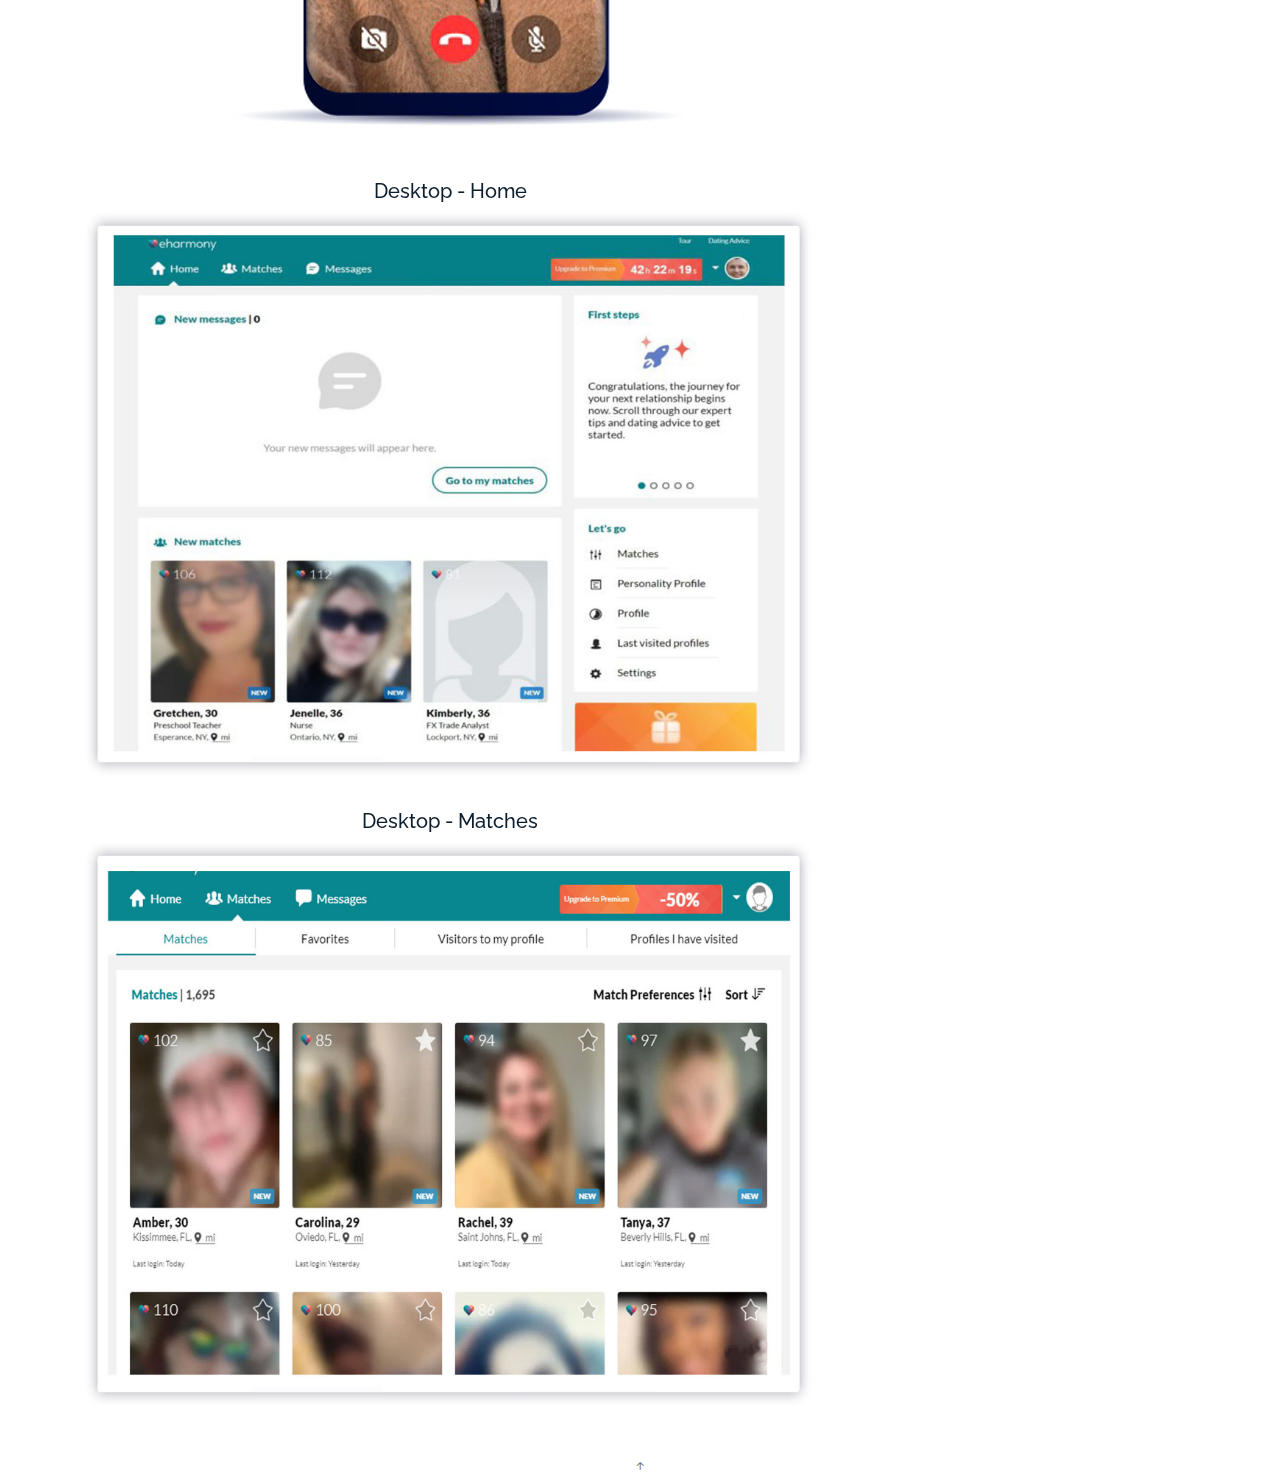
<file: work-single-eharmony.html>
<!DOCTYPE html>
<html lang="en">

<head>
  <meta charset="utf-8">
  <meta content="width=device-width, initial-scale=1.0" name="viewport">

  <title>Social Dating Platform - eHarmony</title>
  <meta content="" name="description">
  <meta content="" name="keywords">

  <!-- Favicons -->
  <link href="assets/img/favicon.png" rel="icon">
  <link href="assets/img/apple-touch-icon.png" rel="apple-touch-icon">

  <!-- Google Fonts -->
  <link href="https://fonts.googleapis.com/css?family=https://fonts.googleapis.com/css?family=Inconsolata:400,500,600,700|Raleway:400,400i,500,500i,600,600i,700,700i" rel="stylesheet">

  <!-- Vendor CSS Files -->
  <link href="assets/vendor/aos/aos.css" rel="stylesheet">
  <link href="assets/vendor/bootstrap/css/bootstrap.min.css" rel="stylesheet">
  <link href="assets/vendor/bootstrap-icons/bootstrap-icons.css" rel="stylesheet">
  <link href="assets/vendor/swiper/swiper-bundle.min.css" rel="stylesheet">

  <!-- Template Main CSS File -->
  <link href="assets/css/style.css" rel="stylesheet">

  <!-- =======================================================
  * Template Name: MyPortfolio
  * Updated: Mar 10 2023 with Bootstrap v5.2.3
  * Template URL: https://bootstrapmade.com/myportfolio-bootstrap-portfolio-website-template/
  * Author: BootstrapMade.com
  * License: https://bootstrapmade.com/license/
  ======================================================== -->
</head>

<body>

  <!-- ======= Navbar ======= -->
  <div class="collapse navbar-collapse custom-navmenu" id="main-navbar">
    <div class="container py-2 py-md-5">
      <div class="row align-items-start">
        <div class="col-md-2">
          <ul class="custom-menu">
            <li><a href="index.html">Home</a></li>
            <li><a href="about.html">About Me</a></li>
            <li><a href="services.html">Services</a></li>
            <li class="active"><a href="works.html">Works</a></li>
            <li><a href="contact.html">Contact</a></li>
          </ul>
        </div>
        <div class="col-md-6 d-none d-md-block  mr-auto">
          <div class="tweet d-flex">
            <span class="bi bi-twitter text-white mt-2 mr-3"></span>
            <div>
              <p><em>Lorem ipsum dolor sit amet consectetur adipisicing elit. Quisquam necessitatibus incidunt ut officiis explicabo inventore. <br> <a href="#">t.co/v82jsk</a></em></p>
            </div>
          </div>
        </div>
        <div class="col-md-4 d-none d-md-block">
          <h3>Hire Me</h3>
          <p>Lorem ipsum dolor sit amet consectetur adipisicing elit. Quisquam necessitatibus incidunt ut officiisexplicabo inventore. <br> <a href="#">myemail@gmail.com</a></p>
        </div>
      </div>

    </div>
  </div>

  <nav class="navbar navbar-light custom-navbar">
    <div class="container">
      <a class="navbar-brand" href="index.html">
        <img style="width: 30px;" src="./assets/img/arrow-back.png" />
        <span>Back</span>
      </a>
      <!-- <a href="#" class="burger" data-bs-toggle="collapse" data-bs-target="#main-navbar">
        <span></span>
      </a> -->
    </div>
  </nav>

  <main id="main">

    <section class="mt-4 mb-5">
      <div class="container">
        <div class="row mb-4 align-items-center">
          <div data-aos="fade-up">
            <!-- class="col-md-6" -->
            <h2>Social Dating Platform - eHarmony</h2>
            <!-- <p>Lorem ipsum dolor sit amet consectetur adipisicing elit. Quisquam necessitatibus incidunt ut officiis explicabo inventore.</p> -->
          </div>
        </div>
      </div>

      <div class="site-section pb-0"> 
        <div class="container">          
          <div class="row align-items-stretch">
            <div class="col-md-8" data-aos="fade-up">
              <div class="detail-img-wrapper">
                <h3 class="h3">Matches</h3>
                <img src="assets/img/eharmony/mobile-list.jpg" alt="Image" class="img-fluid">
              </div>

              <div class="detail-img-wrapper">
                <h3 class="h3">Profile</h3>
                <img src="assets/img/eharmony/mobile-profile.jpg" alt="Image" class="img-fluid">
              </div>

              <div class="detail-img-wrapper">
                <h3 class="h3">Compatibility</h3>
                <p>
                  eHarmony uses a scientific approach to match individuals based on their compatibility and shared values.
                  Users are required to complete a comprehensive questionnaire, which is then used to match them
                  with potential partners who have similar interests, values, and relationship goals.
                </p>
                <img src="assets/img/eharmony/mobile-compatibility.jpg" alt="Image" class="img-fluid">
              </div>

              <div class="detail-img-wrapper">
                <h3 class="h3">Video Chat</h3>
                <img src="assets/img/eharmony/mobile-video-chat.jpg" alt="Image" class="img-fluid">
              </div>

              <div class="detail-img-wrapper">
                <h3 class="h3">Desktop - Home</h3>
                <img src="assets/img/eharmony/desktop-home.jpg" alt="Image" class="img-fluid">
              </div>

              <div class="detail-img-wrapper">
                <h3 class="h3">Desktop - Matches</h3>
                <img src="assets/img/eharmony/desktop-list.jpg" alt="Image" class="img-fluid">
              </div>
            </div>
            <div class="col-md-3 ml-auto" data-aos="fade-up" data-aos-delay="100">
              <div class="project-desc sticky-content">
                <!-- About Section -->
                <div class="section-wrapper">
                  <h3 class="h3">About</h3>
                  <!-- <p class="mb-4"><span class="text-muted">Design</span></p> -->

                  <div>
                    <!-- class="mb-5" -->
                    <p>
                      eHarmony is an online dating platform that aims to help individuals find meaningful and
                      compatible relationships. The platform provides various features and tools to facilitate
                      communication and connection between users, including messaging, guided communication,
                      and personalized matching algorithms.
                    </p>
                  </div>
                  <a href="https://apps.apple.com/us/app/eharmony-dating-real-love/id458272450" target="_blank" class="readmore">iOS</a>
                  <a href="https://play.google.com/store/apps/details?id=com.eharmony&hl=en_US&gl=US&pli=1" target="_blank" class="readmore">Android</a>
                  <a href="https://www.eharmony.com/" target="_blank" class="readmore">Web</a>
                </div>

                <div class="section-wrapper">
                  <h3 class="h3 md-3">Technologies</h3>
                  <p>React Native, TypeScript, Nest.js, AWS Lambda</p>
                </div>
              </div>
            </div>
          </div>
        </div>
    </section>

  </main><!-- End #main -->

  <a href="#" class="back-to-top d-flex align-items-center justify-content-center"><i class="bi bi-arrow-up-short"></i></a>

  <!-- Vendor JS Files -->
  <script src="assets/vendor/aos/aos.js"></script>
  <script src="assets/vendor/bootstrap/js/bootstrap.bundle.min.js"></script>
  <script src="assets/vendor/isotope-layout/isotope.pkgd.min.js"></script>
  <script src="assets/vendor/swiper/swiper-bundle.min.js"></script>
  <script src="assets/vendor/php-email-form/validate.js"></script>

  <!-- Template Main JS File -->
  <script src="assets/js/main.js"></script>

</body>

</html>
</file>
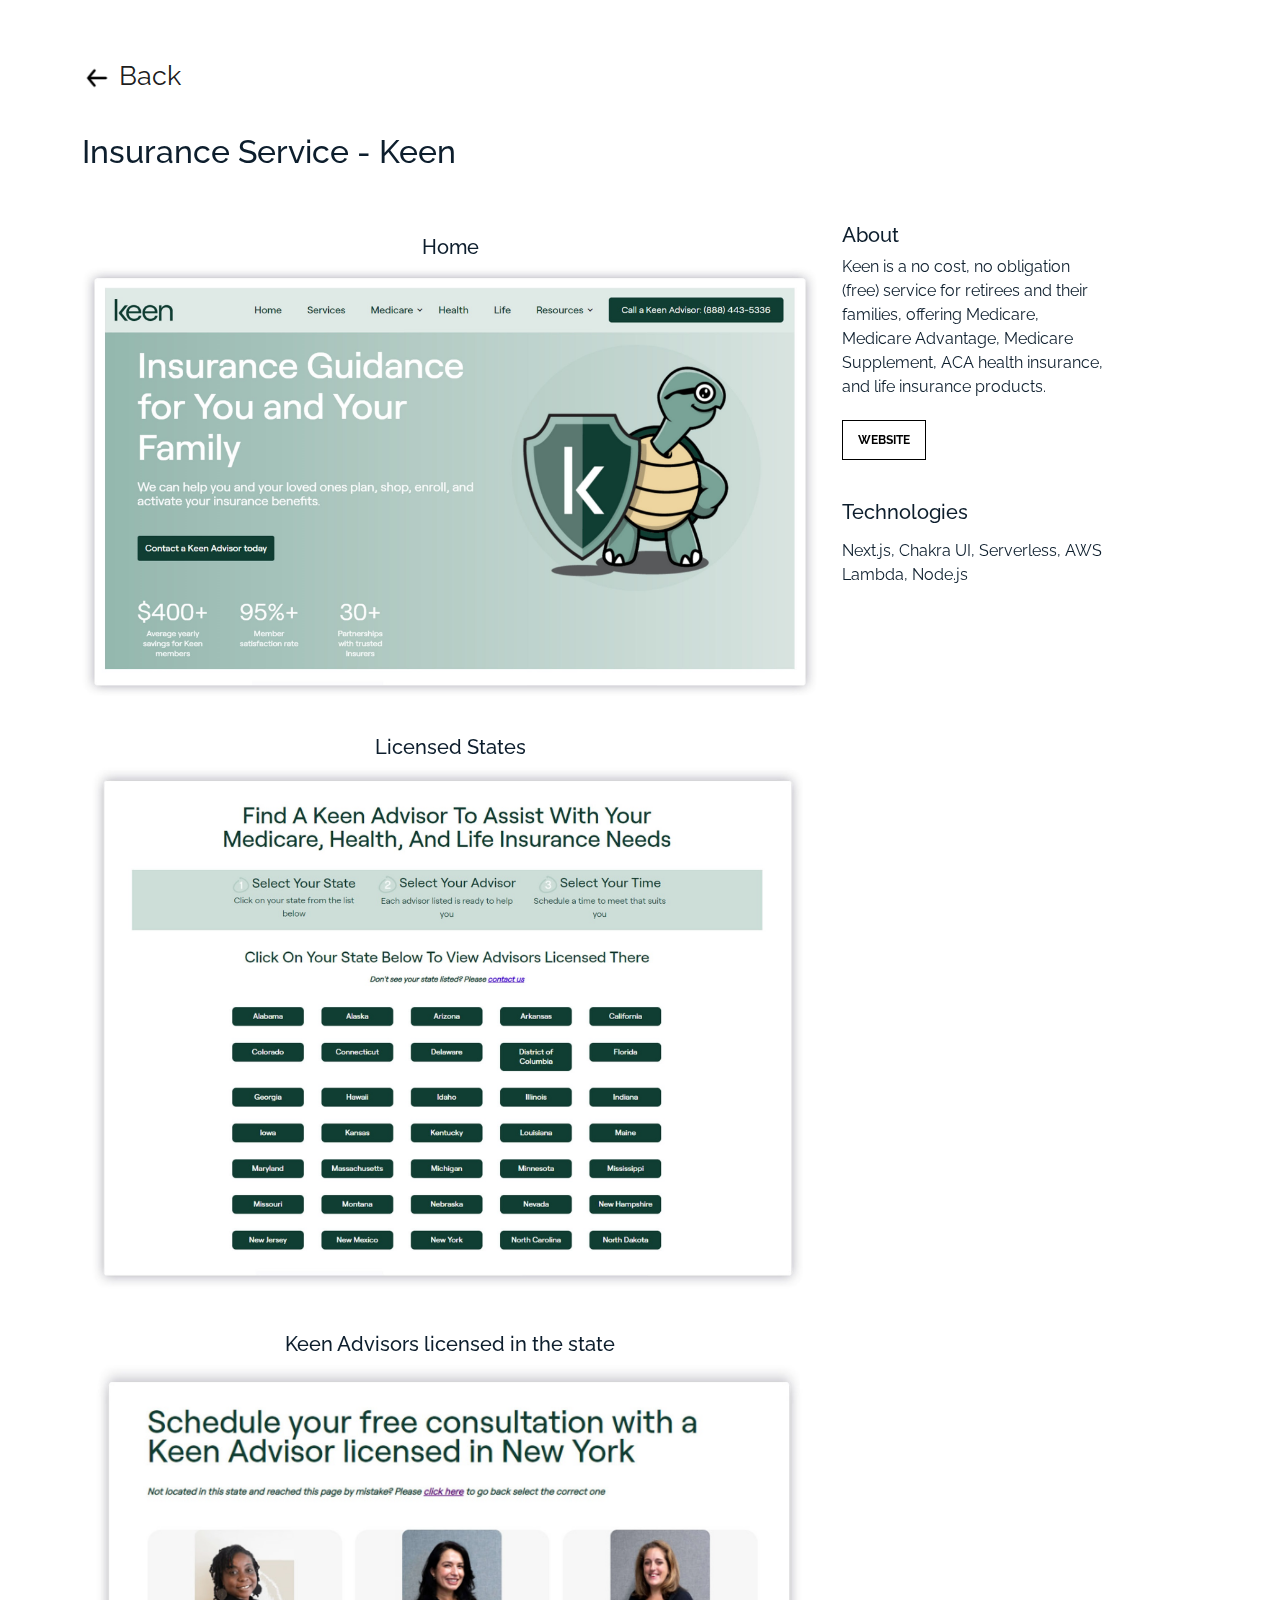
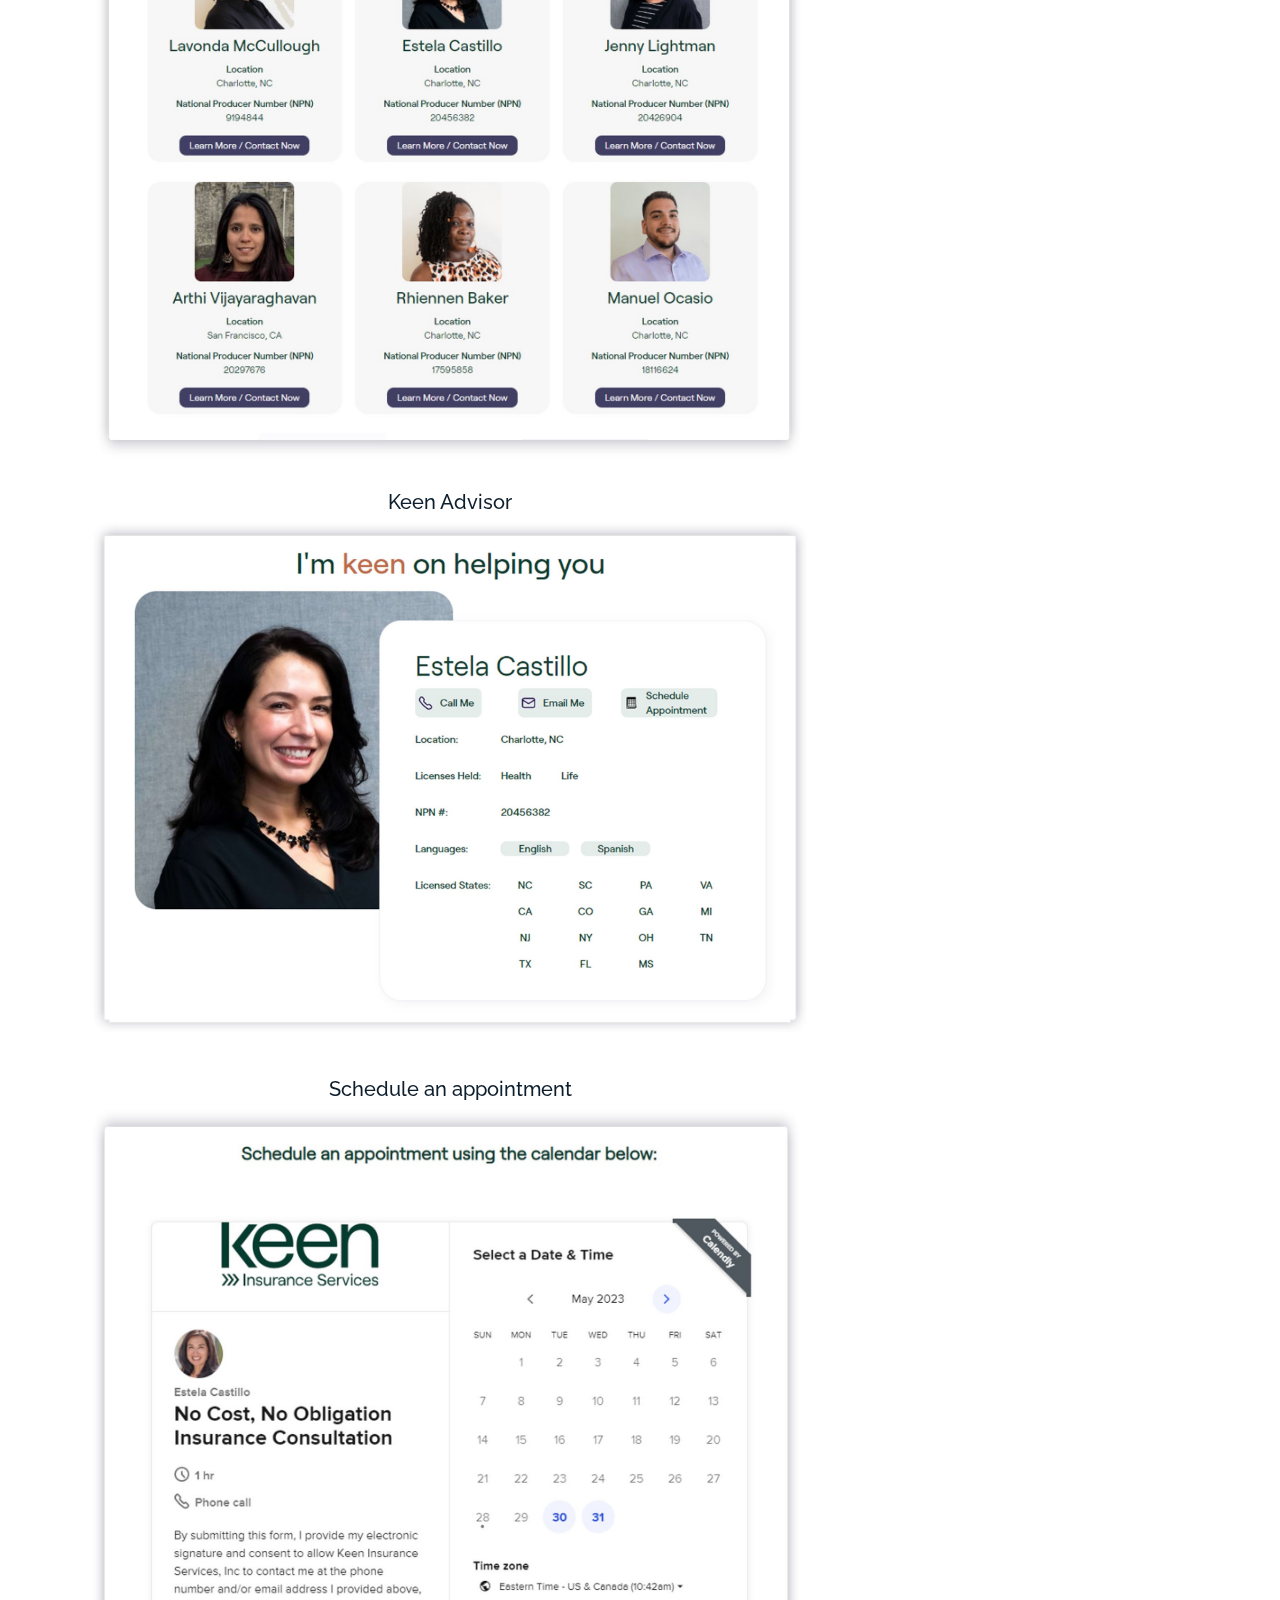
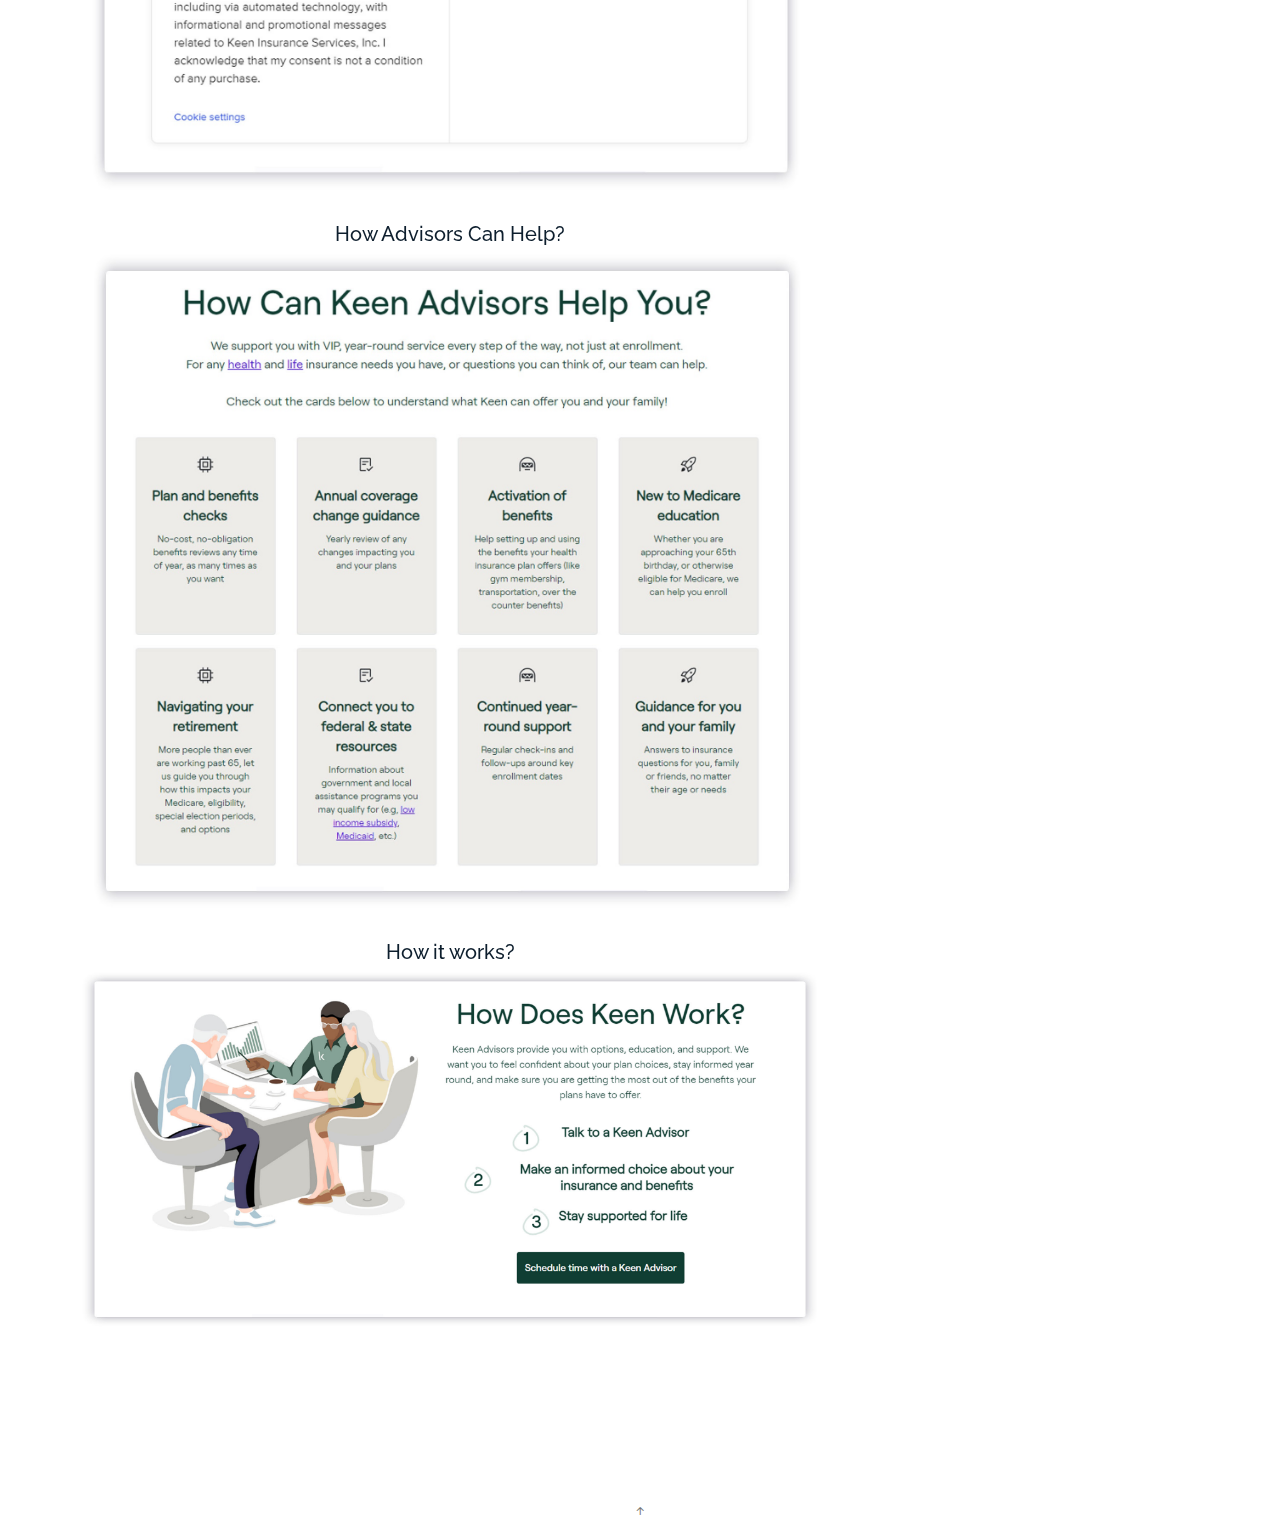
<file: work-single-keen.html>
<!DOCTYPE html>
<html lang="en">

<head>
  <meta charset="utf-8">
  <meta content="width=device-width, initial-scale=1.0" name="viewport">

  <title>Insurance Service - Keen</title>
  <meta content="" name="description">
  <meta content="" name="keywords">

  <!-- Favicons -->
  <link href="assets/img/favicon.png" rel="icon">
  <link href="assets/img/apple-touch-icon.png" rel="apple-touch-icon">

  <!-- Google Fonts -->
  <link href="https://fonts.googleapis.com/css?family=https://fonts.googleapis.com/css?family=Inconsolata:400,500,600,700|Raleway:400,400i,500,500i,600,600i,700,700i" rel="stylesheet">

  <!-- Vendor CSS Files -->
  <link href="assets/vendor/aos/aos.css" rel="stylesheet">
  <link href="assets/vendor/bootstrap/css/bootstrap.min.css" rel="stylesheet">
  <link href="assets/vendor/bootstrap-icons/bootstrap-icons.css" rel="stylesheet">
  <link href="assets/vendor/swiper/swiper-bundle.min.css" rel="stylesheet">

  <!-- Template Main CSS File -->
  <link href="assets/css/style.css" rel="stylesheet">

  <!-- =======================================================
  * Template Name: MyPortfolio
  * Updated: Mar 10 2023 with Bootstrap v5.2.3
  * Template URL: https://bootstrapmade.com/myportfolio-bootstrap-portfolio-website-template/
  * Author: BootstrapMade.com
  * License: https://bootstrapmade.com/license/
  ======================================================== -->
</head>

<body>

  <!-- ======= Navbar ======= -->
  <div class="collapse navbar-collapse custom-navmenu" id="main-navbar">
    <div class="container py-2 py-md-5">
      <div class="row align-items-start">
        <div class="col-md-2">
          <ul class="custom-menu">
            <li><a href="index.html">Home</a></li>
            <li><a href="about.html">About Me</a></li>
            <li><a href="services.html">Services</a></li>
            <li class="active"><a href="works.html">Works</a></li>
            <li><a href="contact.html">Contact</a></li>
          </ul>
        </div>
        <div class="col-md-6 d-none d-md-block  mr-auto">
          <div class="tweet d-flex">
            <span class="bi bi-twitter text-white mt-2 mr-3"></span>
            <div>
              <p><em>Lorem ipsum dolor sit amet consectetur adipisicing elit. Quisquam necessitatibus incidunt ut officiis explicabo inventore. <br> <a href="#">t.co/v82jsk</a></em></p>
            </div>
          </div>
        </div>
        <div class="col-md-4 d-none d-md-block">
          <h3>Hire Me</h3>
          <p>Lorem ipsum dolor sit amet consectetur adipisicing elit. Quisquam necessitatibus incidunt ut officiisexplicabo inventore. <br> <a href="#">myemail@gmail.com</a></p>
        </div>
      </div>

    </div>
  </div>

  <nav class="navbar navbar-light custom-navbar">
    <div class="container">
      <a class="navbar-brand" href="index.html">
        <img style="width: 30px;" src="./assets/img/arrow-back.png" />
        <span>Back</span>
      </a>
      <!-- <a href="#" class="burger" data-bs-toggle="collapse" data-bs-target="#main-navbar">
        <span></span>
      </a> -->
    </div>
  </nav>

  <main id="main">

    <section class="mt-4 mb-5">
      <div class="container">
        <div class="row mb-4 align-items-center">
          <div data-aos="fade-up">
            <!-- class="col-md-6" -->
            <h2>Insurance Service - Keen</h2>
            <!-- <p>Lorem ipsum dolor sit amet consectetur adipisicing elit. Quisquam necessitatibus incidunt ut officiis explicabo inventore.</p> -->
          </div>
        </div>
      </div>

      <div class="site-section pb-0"> 
        <div class="container">          
          <div class="row align-items-stretch">
            <div class="col-md-8" data-aos="fade-up">
              <div class="detail-img-wrapper">
                <h3 class="h3">Home</h3>
                <img src="assets/img/keen/home.jpg" alt="Image" class="img-fluid">
              </div>

              <div class="detail-img-wrapper">
                <h3 class="h3">Licensed States</h3>
                <img src="assets/img/keen/find-advisor-state.jpg" alt="Image" class="img-fluid">
              </div>

              <div class="detail-img-wrapper">
                <h3 class="h3">Keen Advisors licensed in the state</h3>
                <img src="assets/img/keen/find-advisor-list.jpg" alt="Image" class="img-fluid">
              </div>

              <div class="detail-img-wrapper">
                <h3 class="h3">Keen Advisor</h3>
                <img src="assets/img/keen/find-advisor-detail.jpg" alt="Image" class="img-fluid">
              </div>

              <div class="detail-img-wrapper">
                <h3 class="h3">Schedule an appointment</h3>
                <img src="assets/img/keen/find-advisor-schedule.jpg" alt="Image" class="img-fluid">
              </div>

              <div class="detail-img-wrapper">
                <h3 class="h3">How Advisors Can Help?</h3>
                <img src="assets/img/keen/how-advisor-help.jpg" alt="Image" class="img-fluid">
              </div>

              <div class="detail-img-wrapper">
                <h3 class="h3">How it works?</h3>                
                <img src="assets/img/keen/how-it-works.jpg" alt="Image" class="img-fluid">
              </div>

            </div>
            <div class="col-md-3 ml-auto" data-aos="fade-up" data-aos-delay="100">
              <div class="sticky-content project-desc">
                <!-- About Section -->
                <div class="section-wrapper">
                  <h3 class="h3">About</h3>
                  <!-- <p class="mb-4"><span class="text-muted">Design</span></p> -->

                  <div>
                    <!-- class="mb-5" -->
                    <p>
                      Keen is a no cost, no obligation (free) service for retirees and their families,
                      offering Medicare, Medicare Advantage, Medicare Supplement, ACA health insurance,
                      and life insurance products.
                    </p>
                  </div>
                  <a href="https://www.choosekeen.com/" target="_blank" class="readmore">Website</a>
                </div>
                
                <!-- Technologies Section -->
                <div class="section-wrapper">
                  <h3 class="h3 md-3" style="margin-bottom: 15px;">Technologies</h3>
                  <p>Next.js, Chakra UI, Serverless, AWS Lambda, Node.js</p>
                </div>
              </div>
            </div>
          </div>
        </div>
    </section>

  </main><!-- End #main -->

  <a href="#" class="back-to-top d-flex align-items-center justify-content-center"><i class="bi bi-arrow-up-short"></i></a>

  <!-- Vendor JS Files -->
  <script src="assets/vendor/aos/aos.js"></script>
  <script src="assets/vendor/bootstrap/js/bootstrap.bundle.min.js"></script>
  <script src="assets/vendor/isotope-layout/isotope.pkgd.min.js"></script>
  <script src="assets/vendor/swiper/swiper-bundle.min.js"></script>
  <script src="assets/vendor/php-email-form/validate.js"></script>

  <!-- Template Main JS File -->
  <script src="assets/js/main.js"></script>

</body>

</html>
</file>
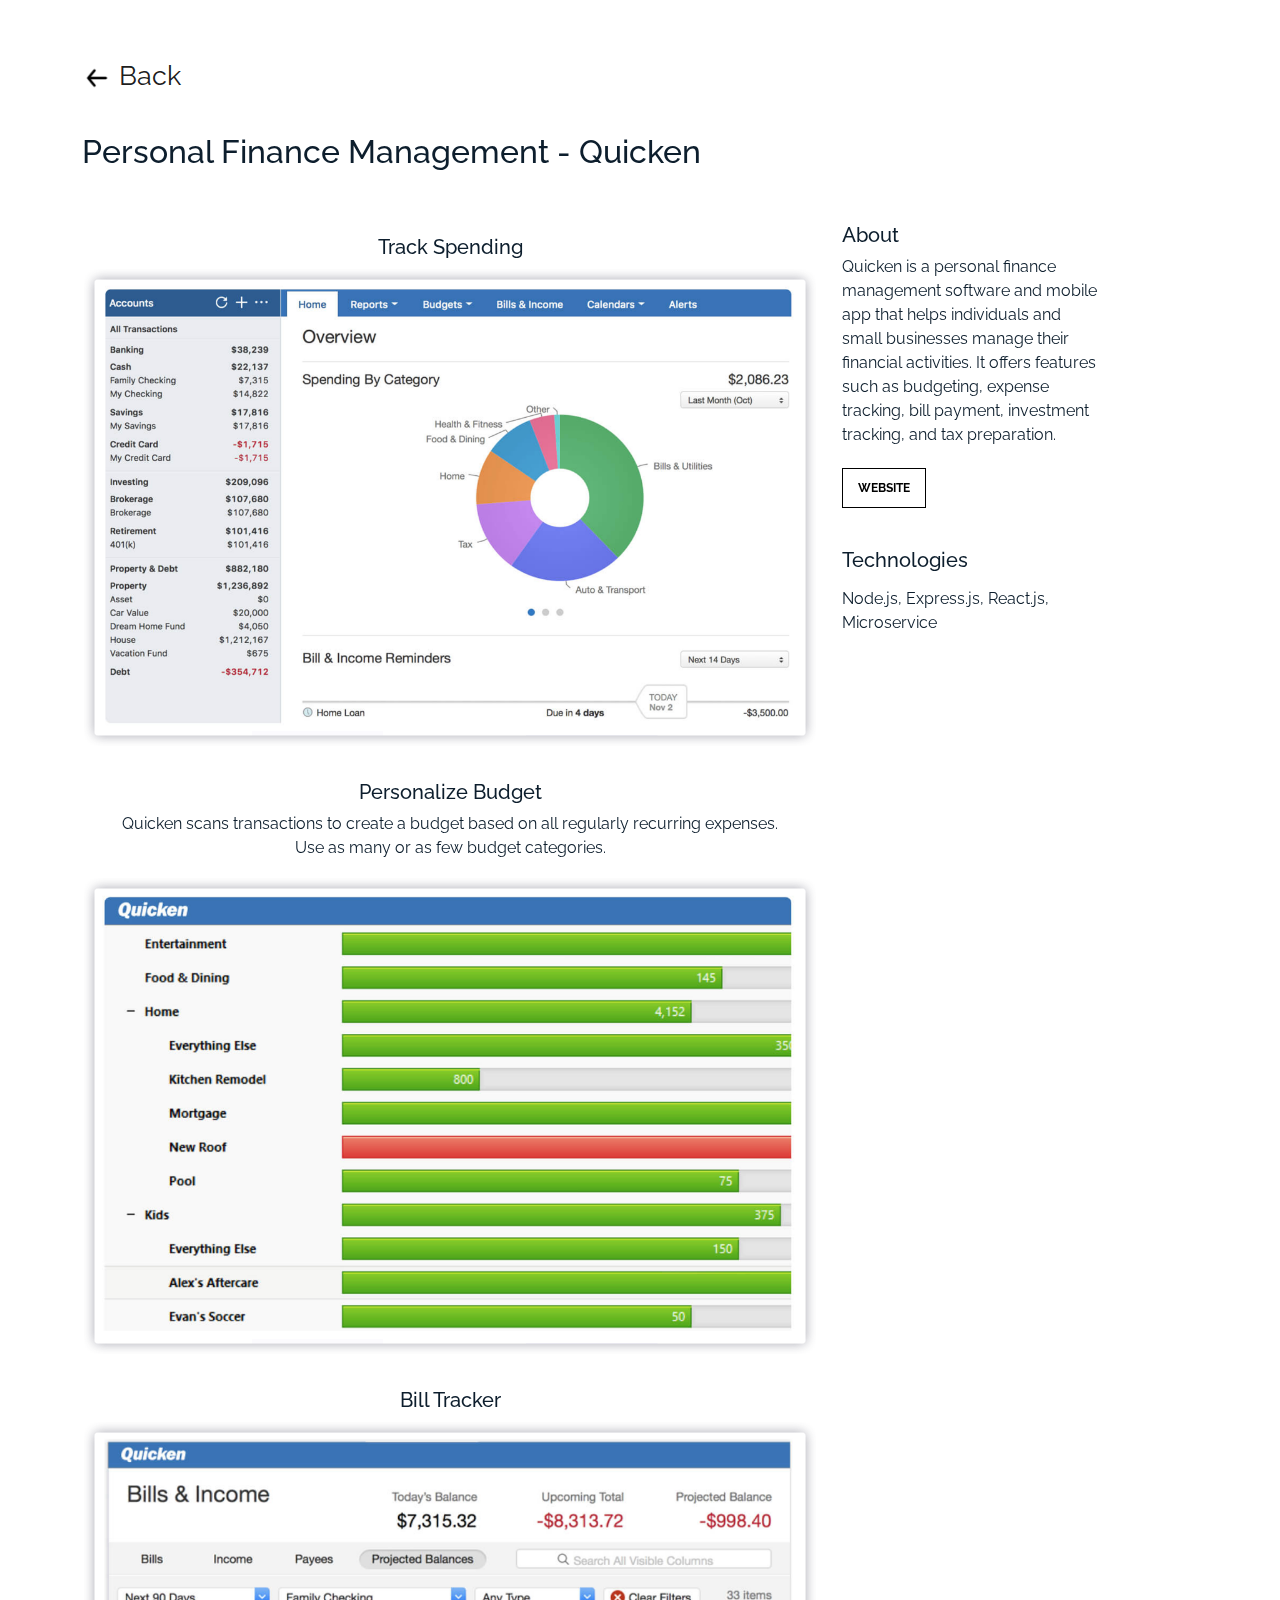
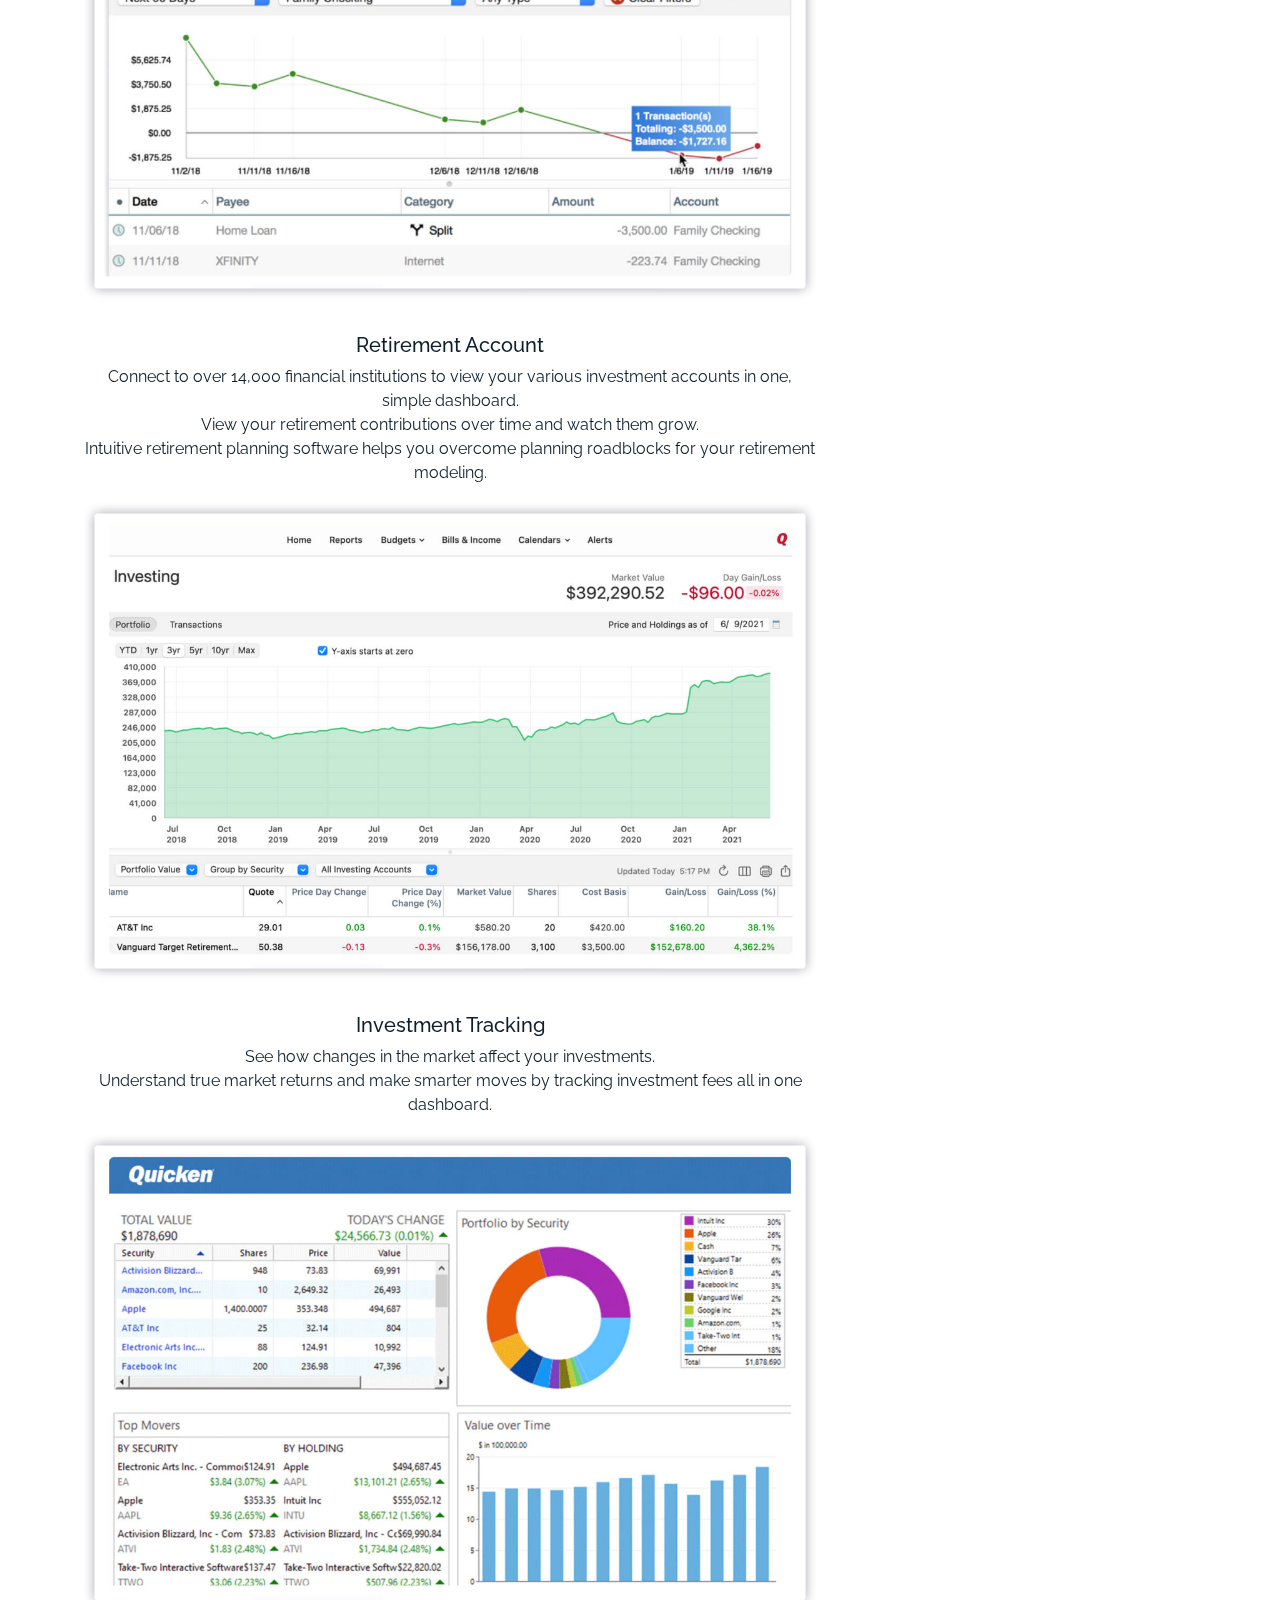
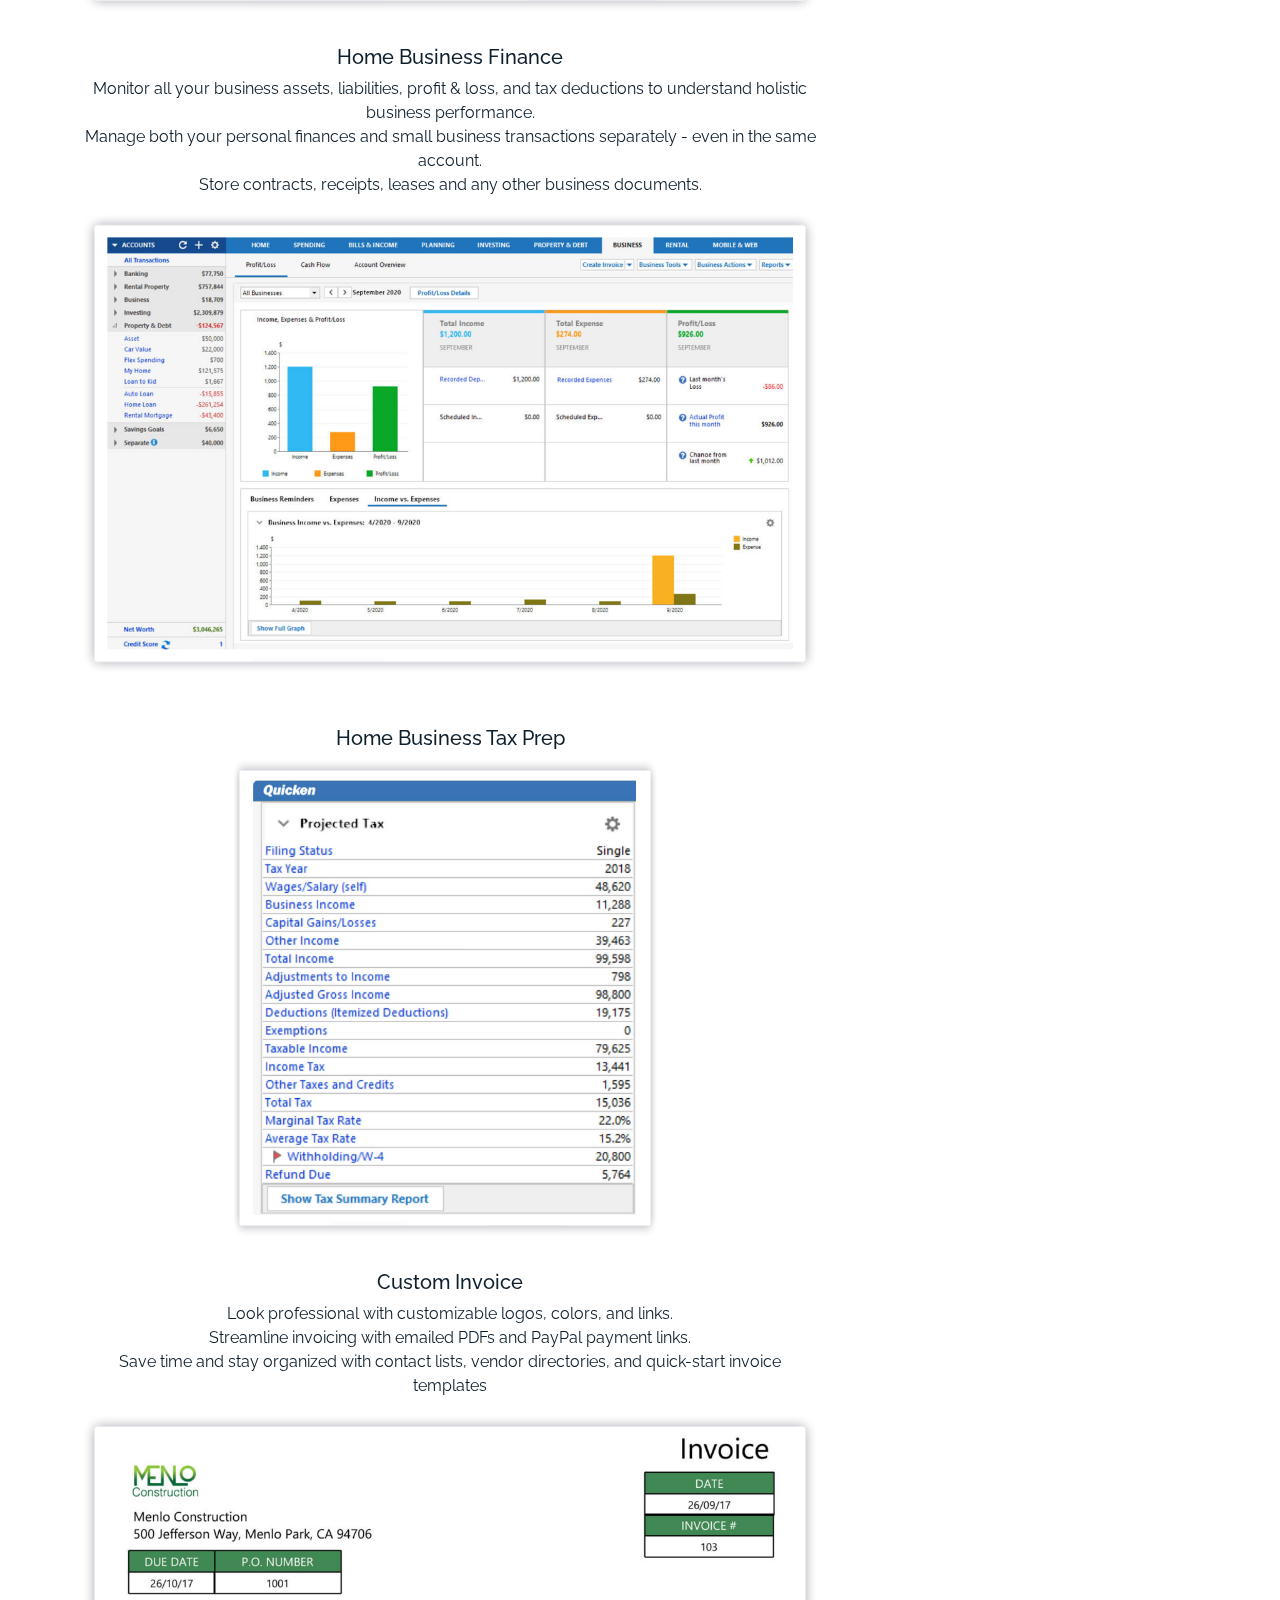
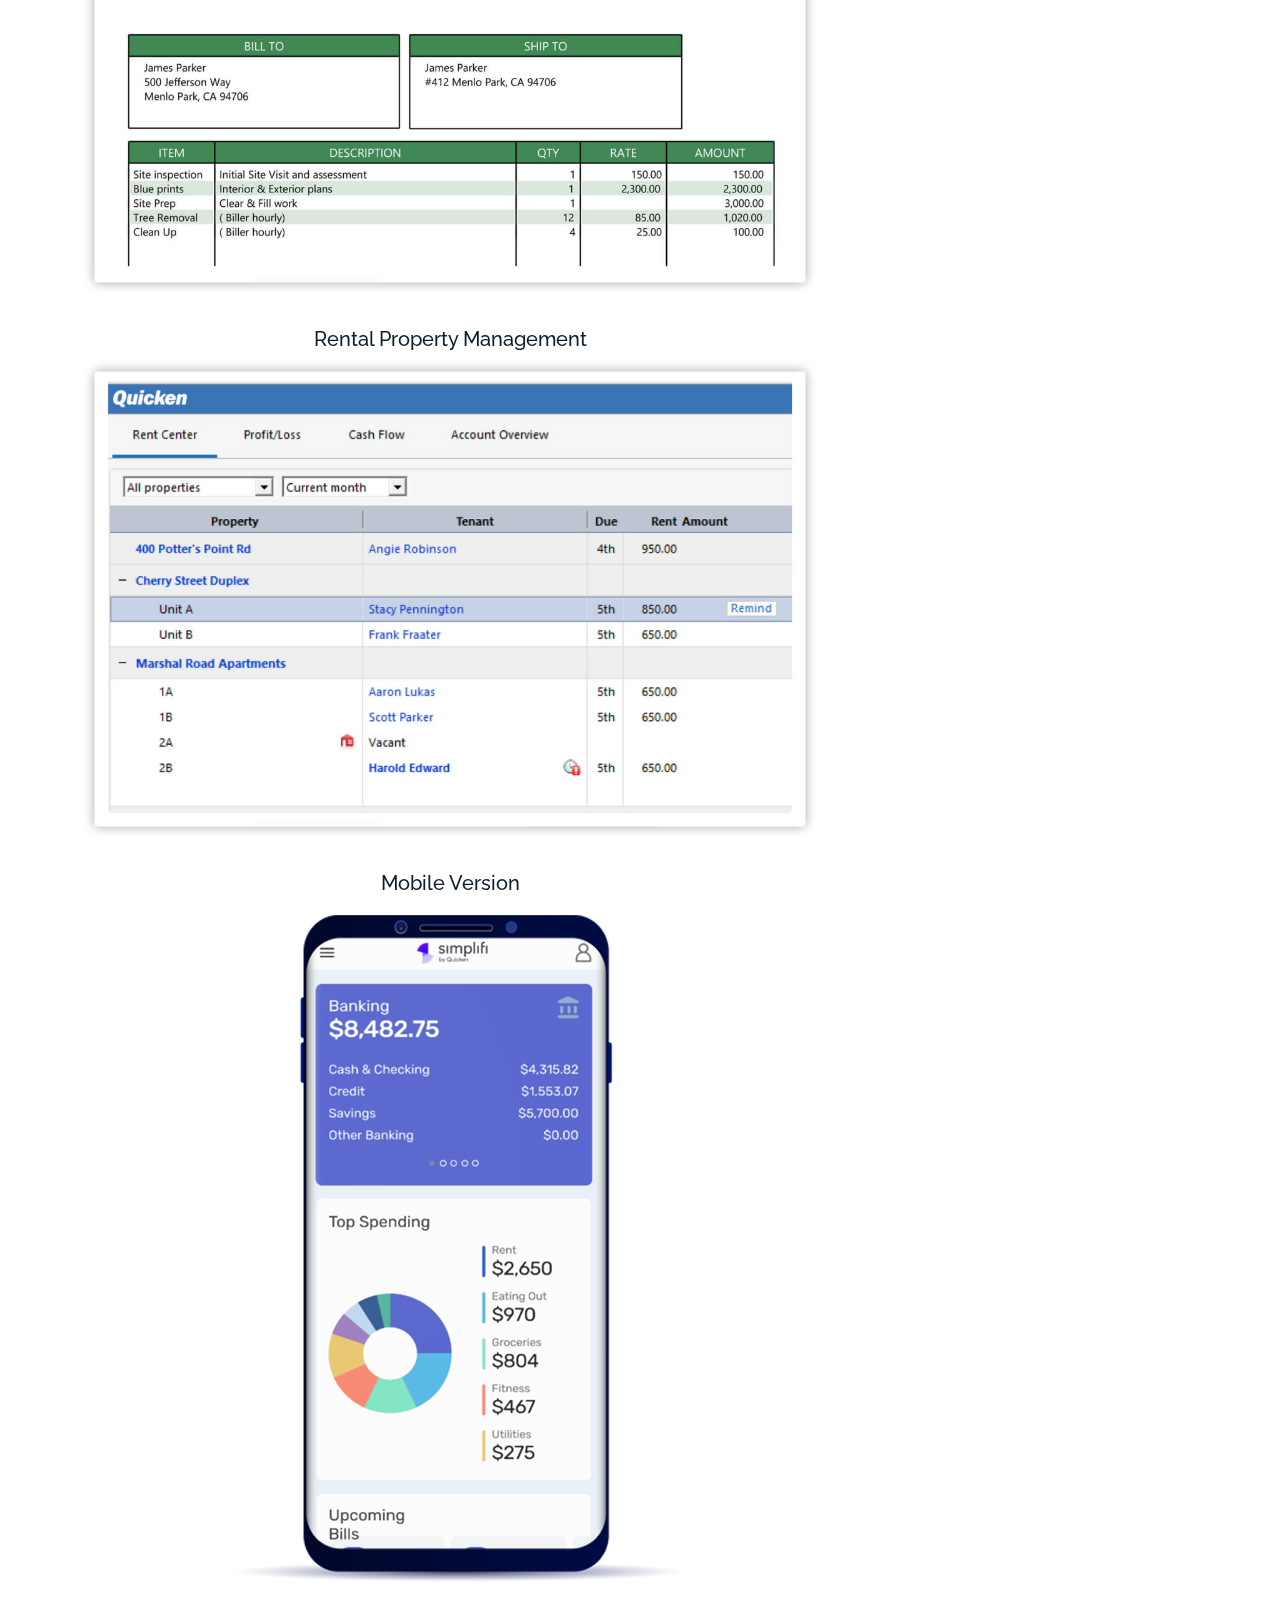
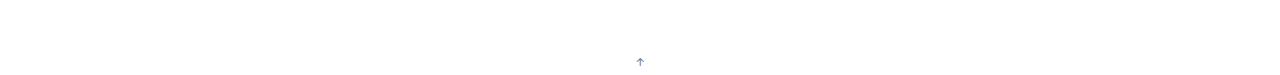
<file: work-single-quicken.html>
<!DOCTYPE html>
<html lang="en">

<head>
  <meta charset="utf-8">
  <meta content="width=device-width, initial-scale=1.0" name="viewport">

  <title>Personal Finance Management - Quicken</title>
  <meta content="" name="description">
  <meta content="" name="keywords">

  <!-- Favicons -->
  <link href="assets/img/favicon.png" rel="icon">
  <link href="assets/img/apple-touch-icon.png" rel="apple-touch-icon">

  <!-- Google Fonts -->
  <link href="https://fonts.googleapis.com/css?family=https://fonts.googleapis.com/css?family=Inconsolata:400,500,600,700|Raleway:400,400i,500,500i,600,600i,700,700i" rel="stylesheet">

  <!-- Vendor CSS Files -->
  <link href="assets/vendor/aos/aos.css" rel="stylesheet">
  <link href="assets/vendor/bootstrap/css/bootstrap.min.css" rel="stylesheet">
  <link href="assets/vendor/bootstrap-icons/bootstrap-icons.css" rel="stylesheet">
  <link href="assets/vendor/swiper/swiper-bundle.min.css" rel="stylesheet">

  <!-- Template Main CSS File -->
  <link href="assets/css/style.css" rel="stylesheet">

  <!-- =======================================================
  * Template Name: MyPortfolio
  * Updated: Mar 10 2023 with Bootstrap v5.2.3
  * Template URL: https://bootstrapmade.com/myportfolio-bootstrap-portfolio-website-template/
  * Author: BootstrapMade.com
  * License: https://bootstrapmade.com/license/
  ======================================================== -->
</head>

<body>

  <!-- ======= Navbar ======= -->
  <div class="collapse navbar-collapse custom-navmenu" id="main-navbar">
    <div class="container py-2 py-md-5">
      <div class="row align-items-start">
        <div class="col-md-2">
          <ul class="custom-menu">
            <li><a href="index.html">Home</a></li>
            <li><a href="about.html">About Me</a></li>
            <li><a href="services.html">Services</a></li>
            <li class="active"><a href="works.html">Works</a></li>
            <li><a href="contact.html">Contact</a></li>
          </ul>
        </div>
        <div class="col-md-6 d-none d-md-block  mr-auto">
          <div class="tweet d-flex">
            <span class="bi bi-twitter text-white mt-2 mr-3"></span>
            <div>
              <p><em>Lorem ipsum dolor sit amet consectetur adipisicing elit. Quisquam necessitatibus incidunt ut officiis explicabo inventore. <br> <a href="#">t.co/v82jsk</a></em></p>
            </div>
          </div>
        </div>
        <div class="col-md-4 d-none d-md-block">
          <h3>Hire Me</h3>
          <p>Lorem ipsum dolor sit amet consectetur adipisicing elit. Quisquam necessitatibus incidunt ut officiisexplicabo inventore. <br> <a href="#">myemail@gmail.com</a></p>
        </div>
      </div>

    </div>
  </div>

  <nav class="navbar navbar-light custom-navbar">
    <div class="container">
      <a class="navbar-brand" href="index.html">
        <img style="width: 30px;" src="./assets/img/arrow-back.png" />
        <span>Back</span>
      </a>
      <!-- <a href="#" class="burger" data-bs-toggle="collapse" data-bs-target="#main-navbar">
        <span></span>
      </a> -->
    </div>
  </nav>

  <main id="main">

    <section class="mt-4 mb-5">
      <div class="container">
        <div class="row mb-4 align-items-center">
          <div data-aos="fade-up">
            <!-- class="col-md-6" -->
            <h2>Personal Finance Management - Quicken</h2>
            <!-- <p>Lorem ipsum dolor sit amet consectetur adipisicing elit. Quisquam necessitatibus incidunt ut officiis explicabo inventore.</p> -->
          </div>
        </div>
      </div>

      <div class="site-section pb-0"> 
        <div class="container">      
          <div class="row align-items-stretch">
            <div class="col-md-8" data-aos="fade-up">
              <div class="detail-img-wrapper">
                <h3 class="h3">Track Spending</h3>
                <img src="assets/img/quicken/spending.png" alt="Image" class="img-fluid">
              </div>

              <div class="detail-img-wrapper">
                <h3 class="h3">Personalize Budget</h3>
                <p>
                  Quicken scans transactions to create a budget based on all regularly recurring expenses.<br />
                  Use as many or as few budget categories.
                </p>
                <img src="assets/img/quicken/personalized-budget.png" alt="Image" class="img-fluid">
              </div>

              <div class="detail-img-wrapper">
                <h3 class="h3">Bill Tracker</h3>
                <img src="assets/img/quicken/bill-tracker.png" alt="Image" class="img-fluid">
              </div>

              <div class="detail-img-wrapper">
                <h3 class="h3">Retirement Account</h3>
                <p>
                  Connect to over 14,000 financial institutions to view your various investment accounts in one, simple dashboard.<br/>
                  View your retirement contributions over time and watch them grow.<br/>
                  Intuitive retirement planning software helps you overcome planning roadblocks for your retirement modeling.<br/>
                </p>
                <img src="assets/img/quicken/retirement-account.png" alt="Image" class="img-fluid">
              </div>

              <div class="detail-img-wrapper">
                <h3 class="h3">Investment Tracking</h3>
                <p>
                  See how changes in the market affect your investments.<br/>
                  Understand true market returns and make smarter moves by tracking investment fees all in one dashboard.
                </p>
                <img src="assets/img/quicken/investments.png" alt="Image" class="img-fluid">
              </div>

              <div class="detail-img-wrapper">
                <h3 class="h3">Home Business Finance</h3>
                <p>
                  Monitor all your business assets, liabilities, profit & loss, and tax deductions to understand holistic business performance.<br/>
                  Manage both your personal finances and small business transactions separately - even in the same account.<br/>
                  Store contracts, receipts, leases and any other business documents.
                </p>
                <img src="assets/img/quicken/home-business-finance.png" alt="Image" class="img-fluid">
              </div>

              <div class="detail-img-wrapper">
                <h3 class="h3">Home Business Tax Prep</h3>                
                <img src="assets/img/quicken/home-business-tax.png" alt="Image" class="img-fluid">
              </div>

              <div class="detail-img-wrapper">
                <h3 class="h3">Custom Invoice</h3>
                <p>
                  Look professional with customizable logos, colors, and links.<br/>
                  Streamline invoicing with emailed PDFs and PayPal payment links.<br/>
                  Save time and stay organized with contact lists, vendor directories, and quick-start invoice templates<br/>
                </p>
                <img src="assets/img/quicken/custom-invoice.png" alt="Image" class="img-fluid">
              </div>

              <div class="detail-img-wrapper">
                <h3 class="h3">Rental Property Management</h3>
                <img src="assets/img/quicken/rental-property-management.png" alt="Image" class="img-fluid">
              </div>

              <div class="detail-img-wrapper">
                <h3 class="h3">Mobile Version</h3>
                <img src="assets/img/quicken/mobile-version.png" alt="Image" class="img-fluid">
              </div>
            </div>
            <div class="col-md-3 ml-auto" data-aos="fade-up" data-aos-delay="100">
              <div class="sticky-content project-desc">
                <!-- About Section -->
                <div class="section-wrapper">
                  <h3 class="h3">About</h3>
                  <!-- <p class="mb-4"><span class="text-muted">Design</span></p> -->

                  <div>
                    <!-- class="mb-5" -->
                    <p>
                      Quicken is a personal finance management software and mobile app that helps individuals
                      and small businesses manage their financial activities. It offers features such as budgeting,
                      expense tracking, bill payment, investment tracking, and tax preparation. 
                    </p>
                  </div>
                  <a href="https://www.quicken.com/" target="_blank" class="readmore">Website</a>
                </div>

                <!-- Technologies Section -->
                <div class="section-wrapper">
                  <h3 class="h3" style="margin-bottom: 15px;">Technologies</h3>
                  <p>Node.js, Express.js, React.js, Microservice</p>
                </div>
              </div>
            </div>
          </div>
        </div>
    </section>

  </main><!-- End #main -->

  <a href="#" class="back-to-top d-flex align-items-center justify-content-center"><i class="bi bi-arrow-up-short"></i></a>

  <!-- Vendor JS Files -->
  <script src="assets/vendor/aos/aos.js"></script>
  <script src="assets/vendor/bootstrap/js/bootstrap.bundle.min.js"></script>
  <script src="assets/vendor/isotope-layout/isotope.pkgd.min.js"></script>
  <script src="assets/vendor/swiper/swiper-bundle.min.js"></script>
  <script src="assets/vendor/php-email-form/validate.js"></script>

  <!-- Template Main JS File -->
  <script src="assets/js/main.js"></script>

</body>

</html>
</file>
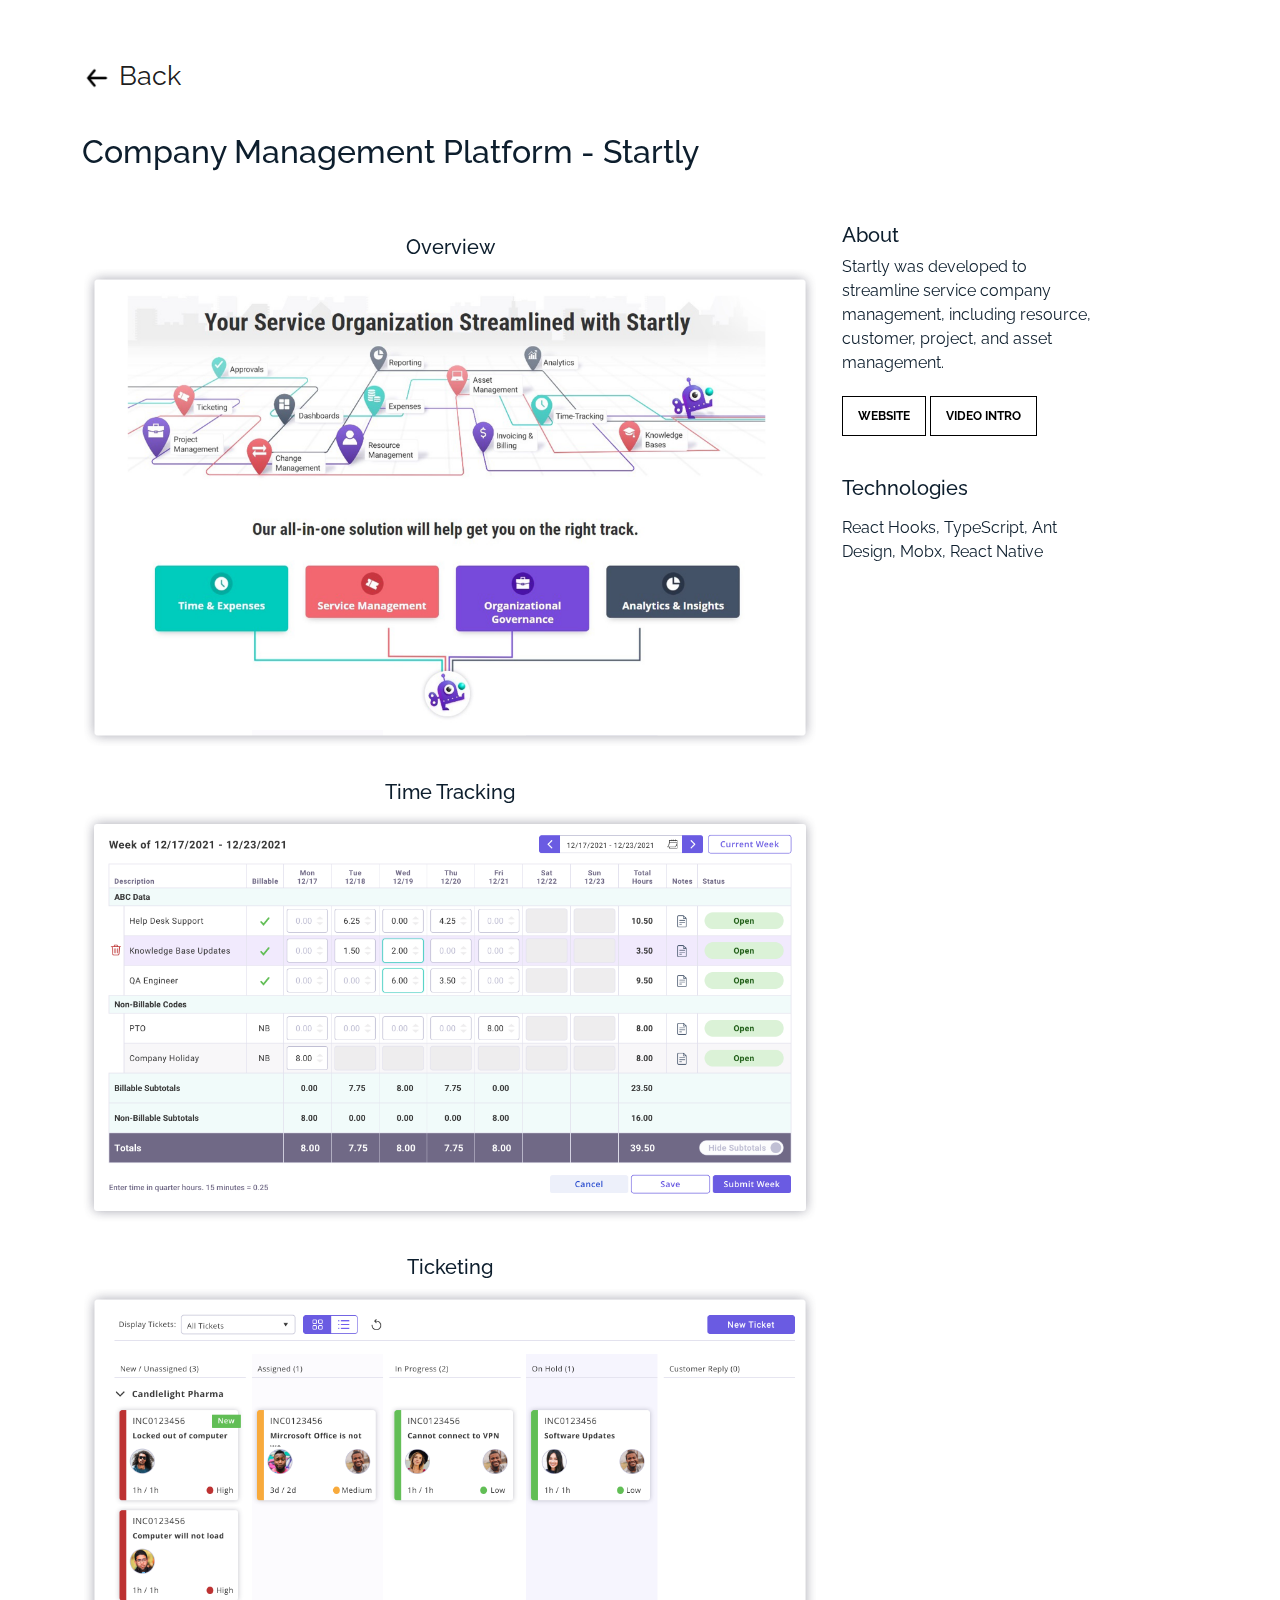
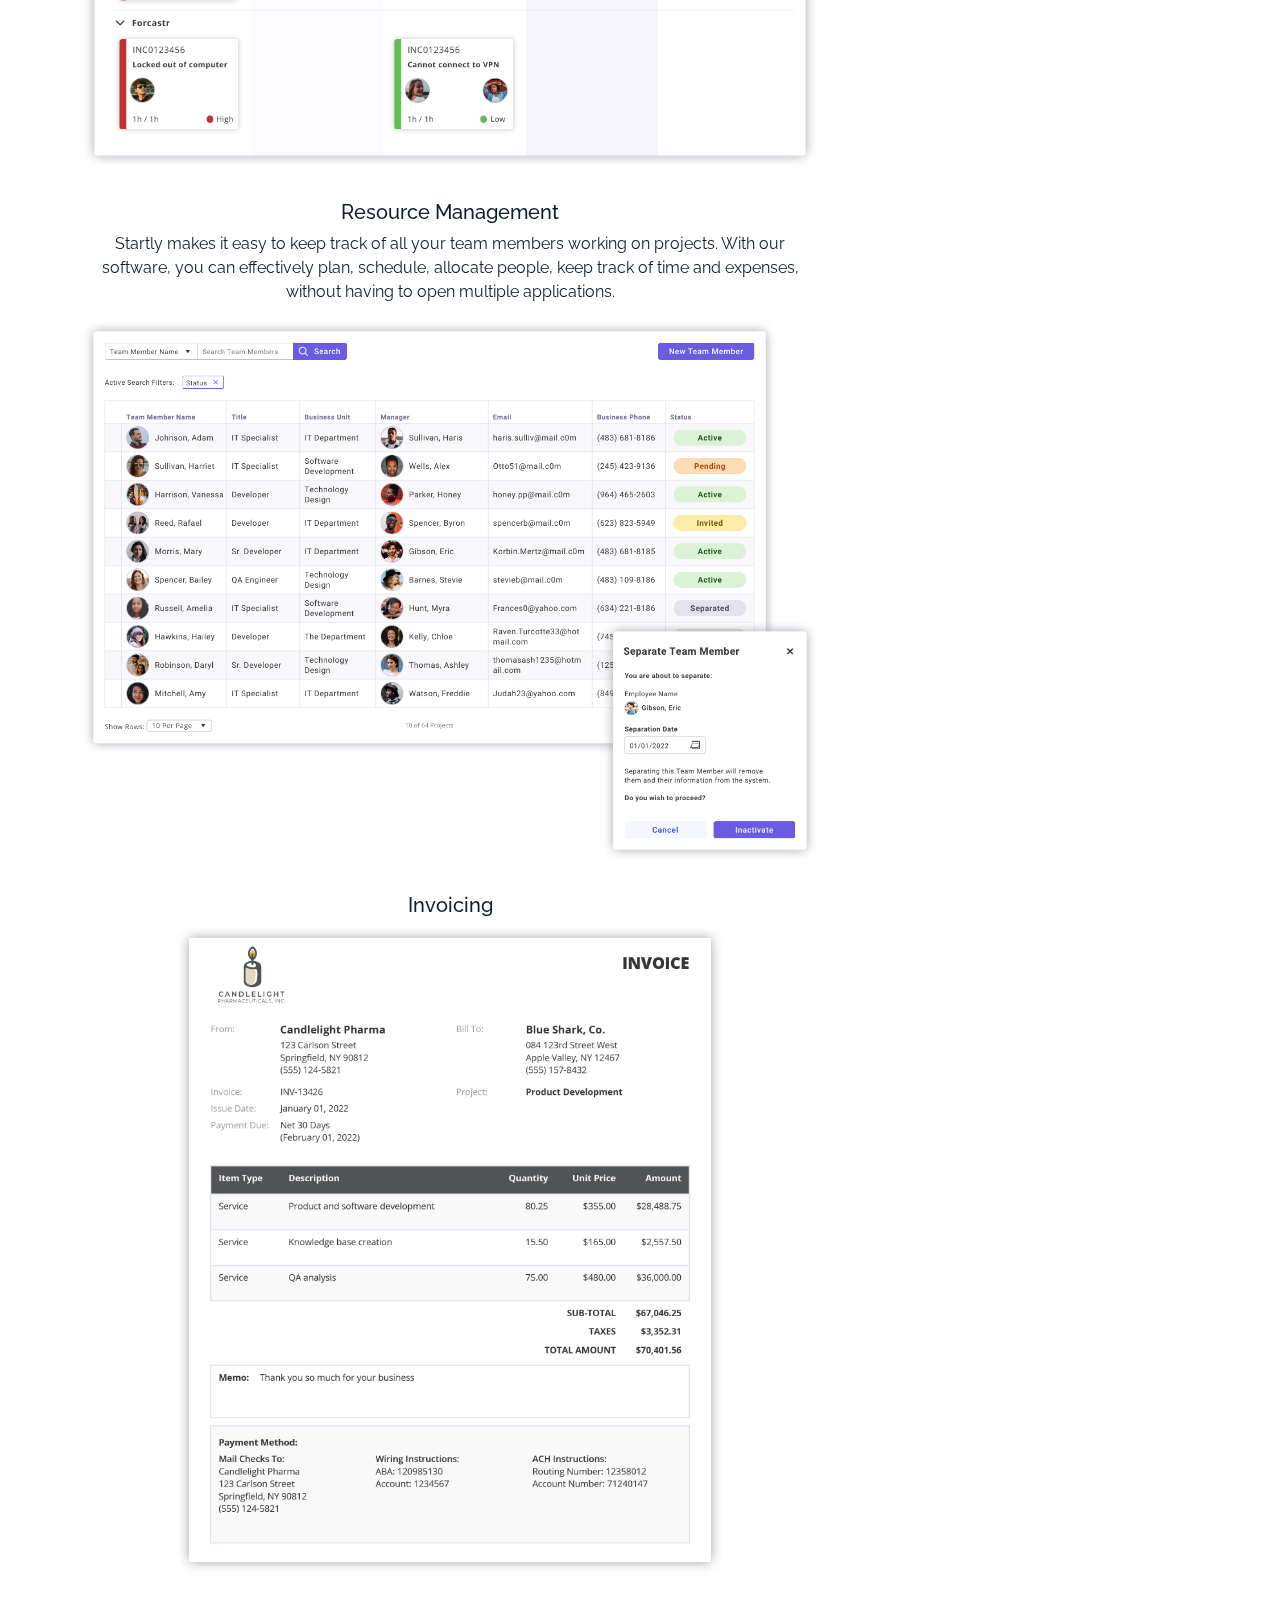
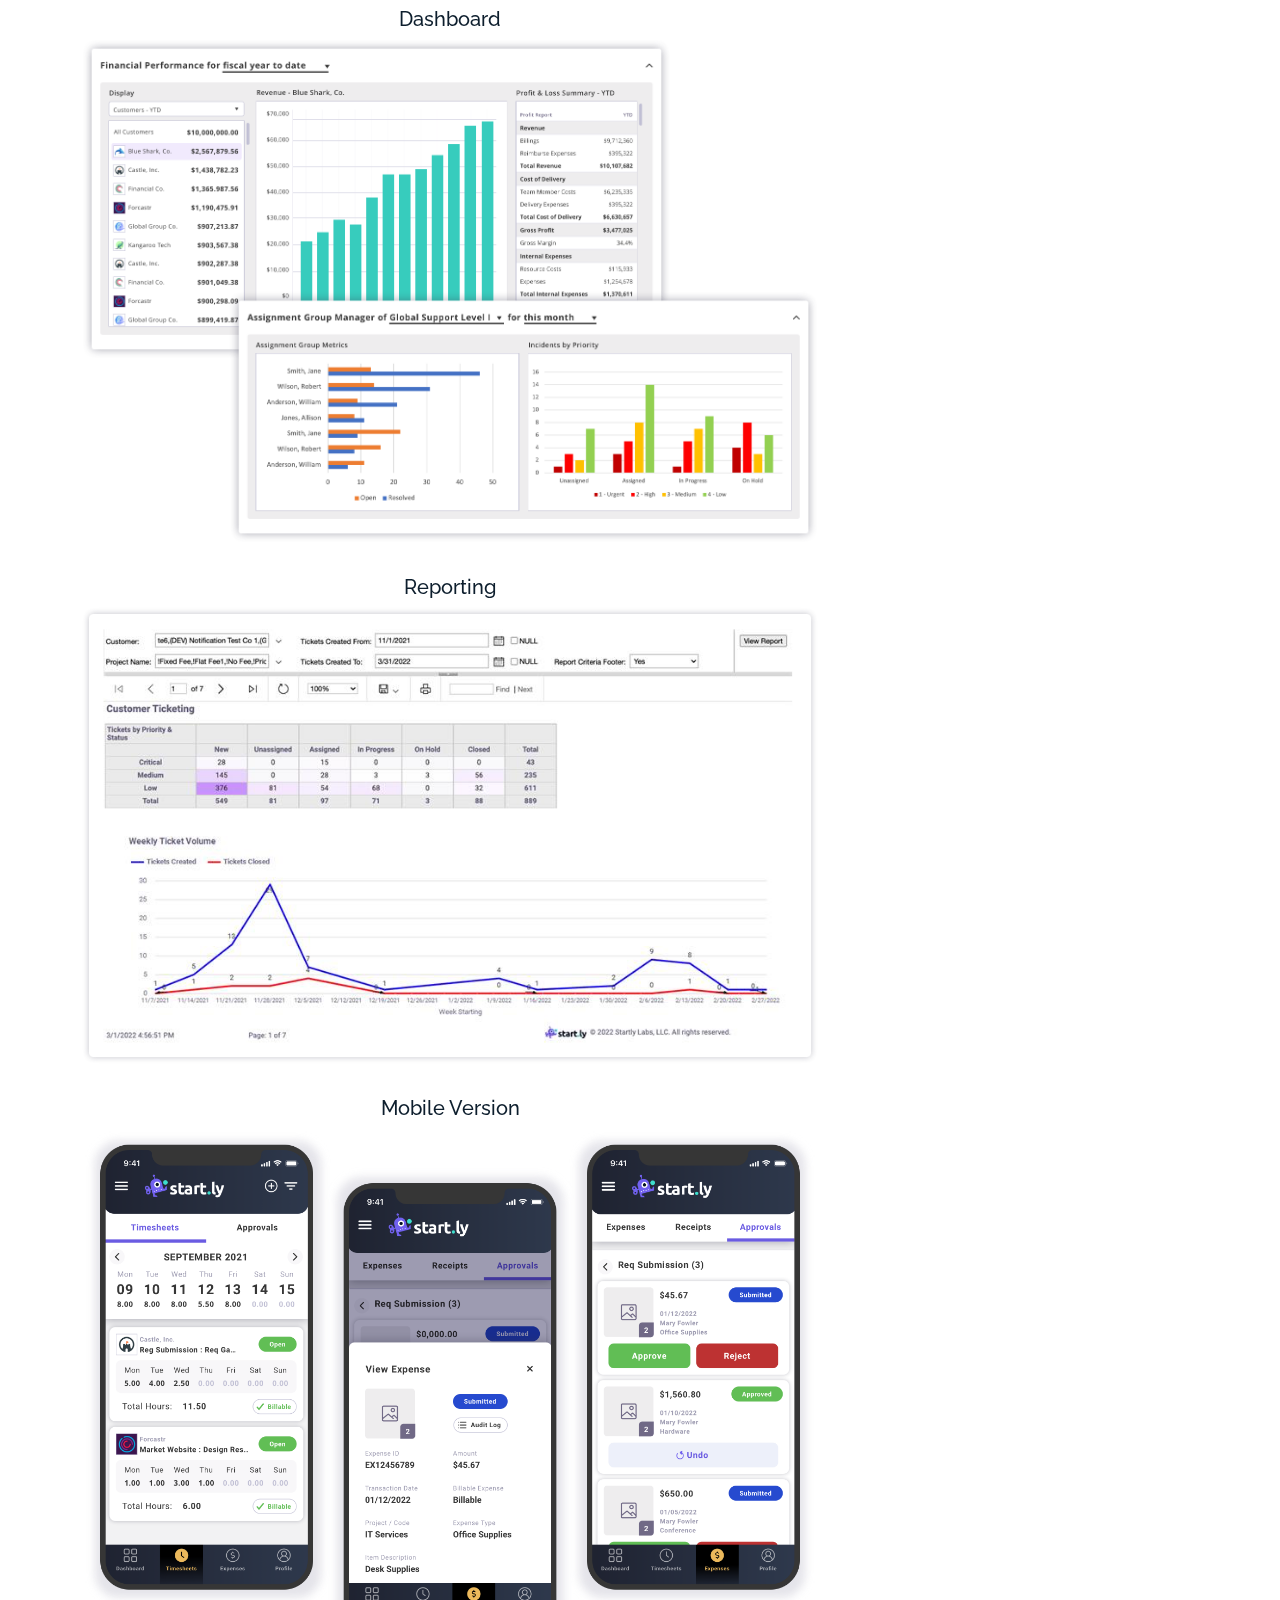
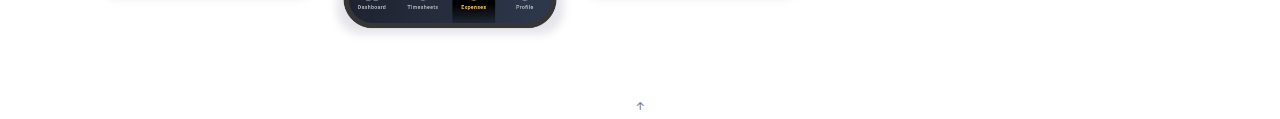
<file: work-single-startly.html>
<!DOCTYPE html>
<html lang="en">

<head>
  <meta charset="utf-8">
  <meta content="width=device-width, initial-scale=1.0" name="viewport">

  <title>Company Management Platform - Startly</title>
  <meta content="" name="description">
  <meta content="" name="keywords">

  <!-- Favicons -->
  <link href="assets/img/favicon.png" rel="icon">
  <link href="assets/img/apple-touch-icon.png" rel="apple-touch-icon">

  <!-- Google Fonts -->
  <link href="https://fonts.googleapis.com/css?family=https://fonts.googleapis.com/css?family=Inconsolata:400,500,600,700|Raleway:400,400i,500,500i,600,600i,700,700i" rel="stylesheet">

  <!-- Vendor CSS Files -->
  <link href="assets/vendor/aos/aos.css" rel="stylesheet">
  <link href="assets/vendor/bootstrap/css/bootstrap.min.css" rel="stylesheet">
  <link href="assets/vendor/bootstrap-icons/bootstrap-icons.css" rel="stylesheet">
  <link href="assets/vendor/swiper/swiper-bundle.min.css" rel="stylesheet">

  <!-- Template Main CSS File -->
  <link href="assets/css/style.css" rel="stylesheet">

  <!-- =======================================================
  * Template Name: MyPortfolio
  * Updated: Mar 10 2023 with Bootstrap v5.2.3
  * Template URL: https://bootstrapmade.com/myportfolio-bootstrap-portfolio-website-template/
  * Author: BootstrapMade.com
  * License: https://bootstrapmade.com/license/
  ======================================================== -->
</head>

<body>

  <!-- ======= Navbar ======= -->
  <div class="collapse navbar-collapse custom-navmenu" id="main-navbar">
    <div class="container py-2 py-md-5">
      <div class="row align-items-start">
        <div class="col-md-2">
          <ul class="custom-menu">
            <li><a href="index.html">Home</a></li>
            <li><a href="about.html">About Me</a></li>
            <li><a href="services.html">Services</a></li>
            <li class="active"><a href="works.html">Works</a></li>
            <li><a href="contact.html">Contact</a></li>
          </ul>
        </div>
        <div class="col-md-6 d-none d-md-block  mr-auto">
          <div class="tweet d-flex">
            <span class="bi bi-twitter text-white mt-2 mr-3"></span>
            <div>
              <p><em>Lorem ipsum dolor sit amet consectetur adipisicing elit. Quisquam necessitatibus incidunt ut officiis explicabo inventore. <br> <a href="#">t.co/v82jsk</a></em></p>
            </div>
          </div>
        </div>
        <div class="col-md-4 d-none d-md-block">
          <h3>Hire Me</h3>
          <p>Lorem ipsum dolor sit amet consectetur adipisicing elit. Quisquam necessitatibus incidunt ut officiisexplicabo inventore. <br> <a href="#">myemail@gmail.com</a></p>
        </div>
      </div>

    </div>
  </div>

  <nav class="navbar navbar-light custom-navbar">
    <div class="container">
      <a class="navbar-brand" href="index.html">
        <img style="width: 30px;" src="./assets/img/arrow-back.png" />
        <span>Back</span>
      </a>
      <!-- <a href="#" class="burger" data-bs-toggle="collapse" data-bs-target="#main-navbar">
        <span></span>
      </a> -->
    </div>
  </nav>

  <main id="main">

    <section class="mt-4 mb-5">
      <div class="container">
        <div class="row mb-4 align-items-center">
          <div data-aos="fade-up">
            <!-- class="col-md-6" -->
            <h2>Company Management Platform - Startly</h2>
            <!-- <p>Lorem ipsum dolor sit amet consectetur adipisicing elit. Quisquam necessitatibus incidunt ut officiis explicabo inventore.</p> -->
          </div>
        </div>
      </div>

      <div class="site-section pb-0"> 
        <div class="container">
          <div class="row align-items-stretch">
            <div class="col-md-8" data-aos="fade-up">
              <div class="detail-img-wrapper">
                <h3 class="h3">Overview</h3>
                <img src="assets/img/startly/overview.png" alt="Image" class="img-fluid">
              </div>

              <div class="detail-img-wrapper">
                <h3 class="h3">Time Tracking</h3>
                <img src="assets/img/startly/time-tracking.png" alt="Image" class="img-fluid">
              </div>

              <div class="detail-img-wrapper">
                <h3 class="h3">Ticketing</h3>
                <img src="assets/img/startly/ticketing.png" alt="Image" class="img-fluid">
              </div>

              <div class="detail-img-wrapper">
                <h3 class="h3">Resource Management</h3>
                <p>
                  Startly makes it easy to keep track of all your team members working on projects. 
                  With our software, you can effectively plan, schedule, allocate people, keep track of time and expenses,
                  without having to open multiple applications.
                </p>
                <img src="assets/img/startly/resource-management.png" alt="Image" class="img-fluid">
              </div>

              <div class="detail-img-wrapper">
                <h3 class="h3">Invoicing</h3>
                <img src="assets/img/startly/invoicing.png" alt="Image" style="height: 650px;width: fit-content;">
              </div>

              <div class="detail-img-wrapper">
                <h3 class="h3">Dashboard</h3>
                <img src="assets/img/startly/dashboard.png" alt="Image" class="img-fluid">
              </div>

              <div class="detail-img-wrapper">
                <h3 class="h3">Reporting</h3>
                <img src="assets/img/startly/reporting.png" alt="Image" class="img-fluid">
              </div>

              <div class="detail-img-wrapper">
                <h3 class="h3">Mobile Version</h3>
                <img src="assets/img/startly/mobile-screens.png" alt="Image" class="img-fluid">
              </div>
            </div>
            <div class="col-md-3 ml-auto" data-aos="fade-up" data-aos-delay="100">
              <div class="sticky-content project-desc">
                <!-- About Section -->
                <div class="section-wrapper">
                  <h3 class="h3">About</h3>
                  <!-- <p class="mb-4"><span class="text-muted">Design</span></p> -->

                  <div>
                    <!-- class="mb-5" -->
                    <p>Startly was developed to streamline service company management, including resource, customer, 
                      project, and asset management. </p>
                  </div>
                  <a href="https://www.startly.com/" target="_blank" class="readmore">Website</a>
                  <a href="https://youtu.be/t2XzGk9ftCo" target="_blank" class="readmore">Video Intro</a>
                </div>

                <!-- Technologies Section -->
                <div class="section-wrapper">
                  <h3 class="h3 mb-3">Technologies</h4>
                  <p>
                    React Hooks, TypeScript, Ant Design, Mobx, React Native
                  </p>
                </div>
              </div>
            </div>
          </div>
        </div>
    </section>

  </main><!-- End #main -->


  <a href="#" class="back-to-top d-flex align-items-center justify-content-center"><i class="bi bi-arrow-up-short"></i></a>

  <!-- Vendor JS Files -->
  <script src="assets/vendor/aos/aos.js"></script>
  <script src="assets/vendor/bootstrap/js/bootstrap.bundle.min.js"></script>
  <script src="assets/vendor/isotope-layout/isotope.pkgd.min.js"></script>
  <script src="assets/vendor/swiper/swiper-bundle.min.js"></script>
  <script src="assets/vendor/php-email-form/validate.js"></script>

  <!-- Template Main JS File -->
  <script src="assets/js/main.js"></script>

</body>

</html>
</file>
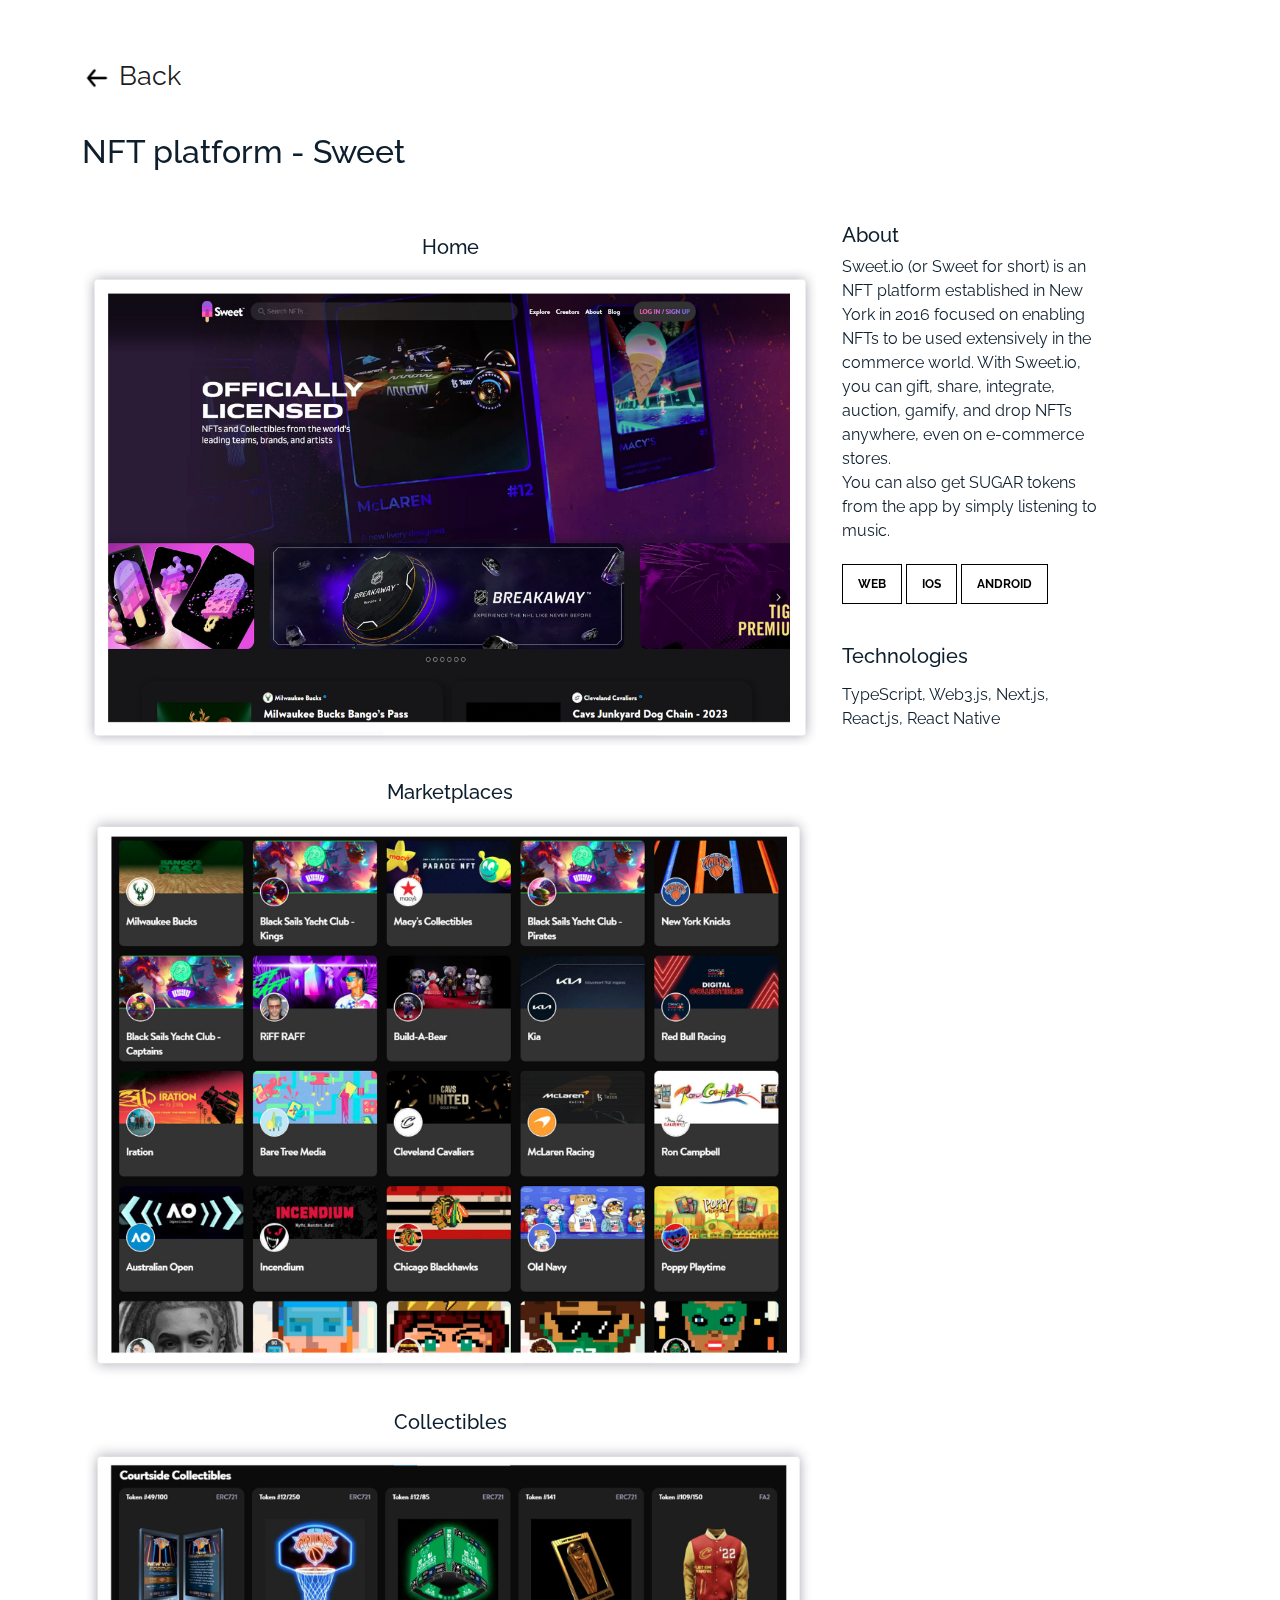
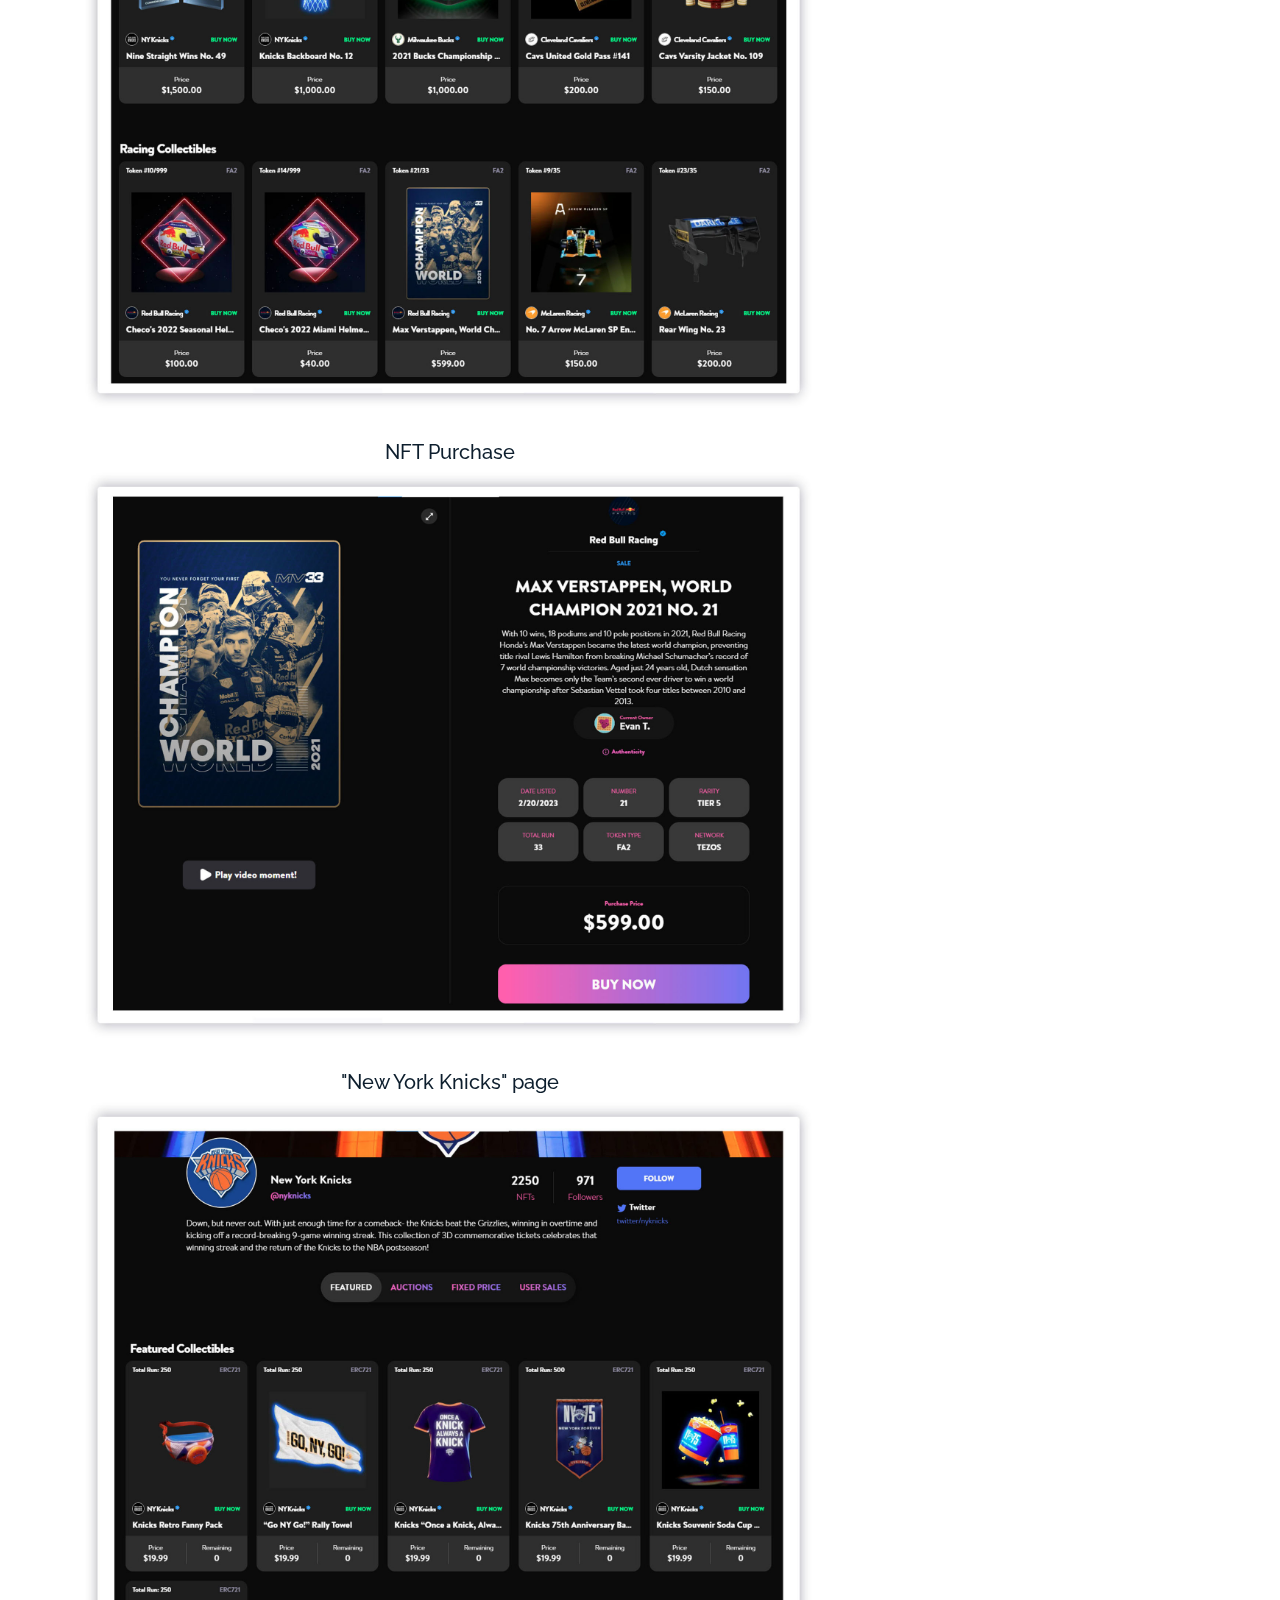
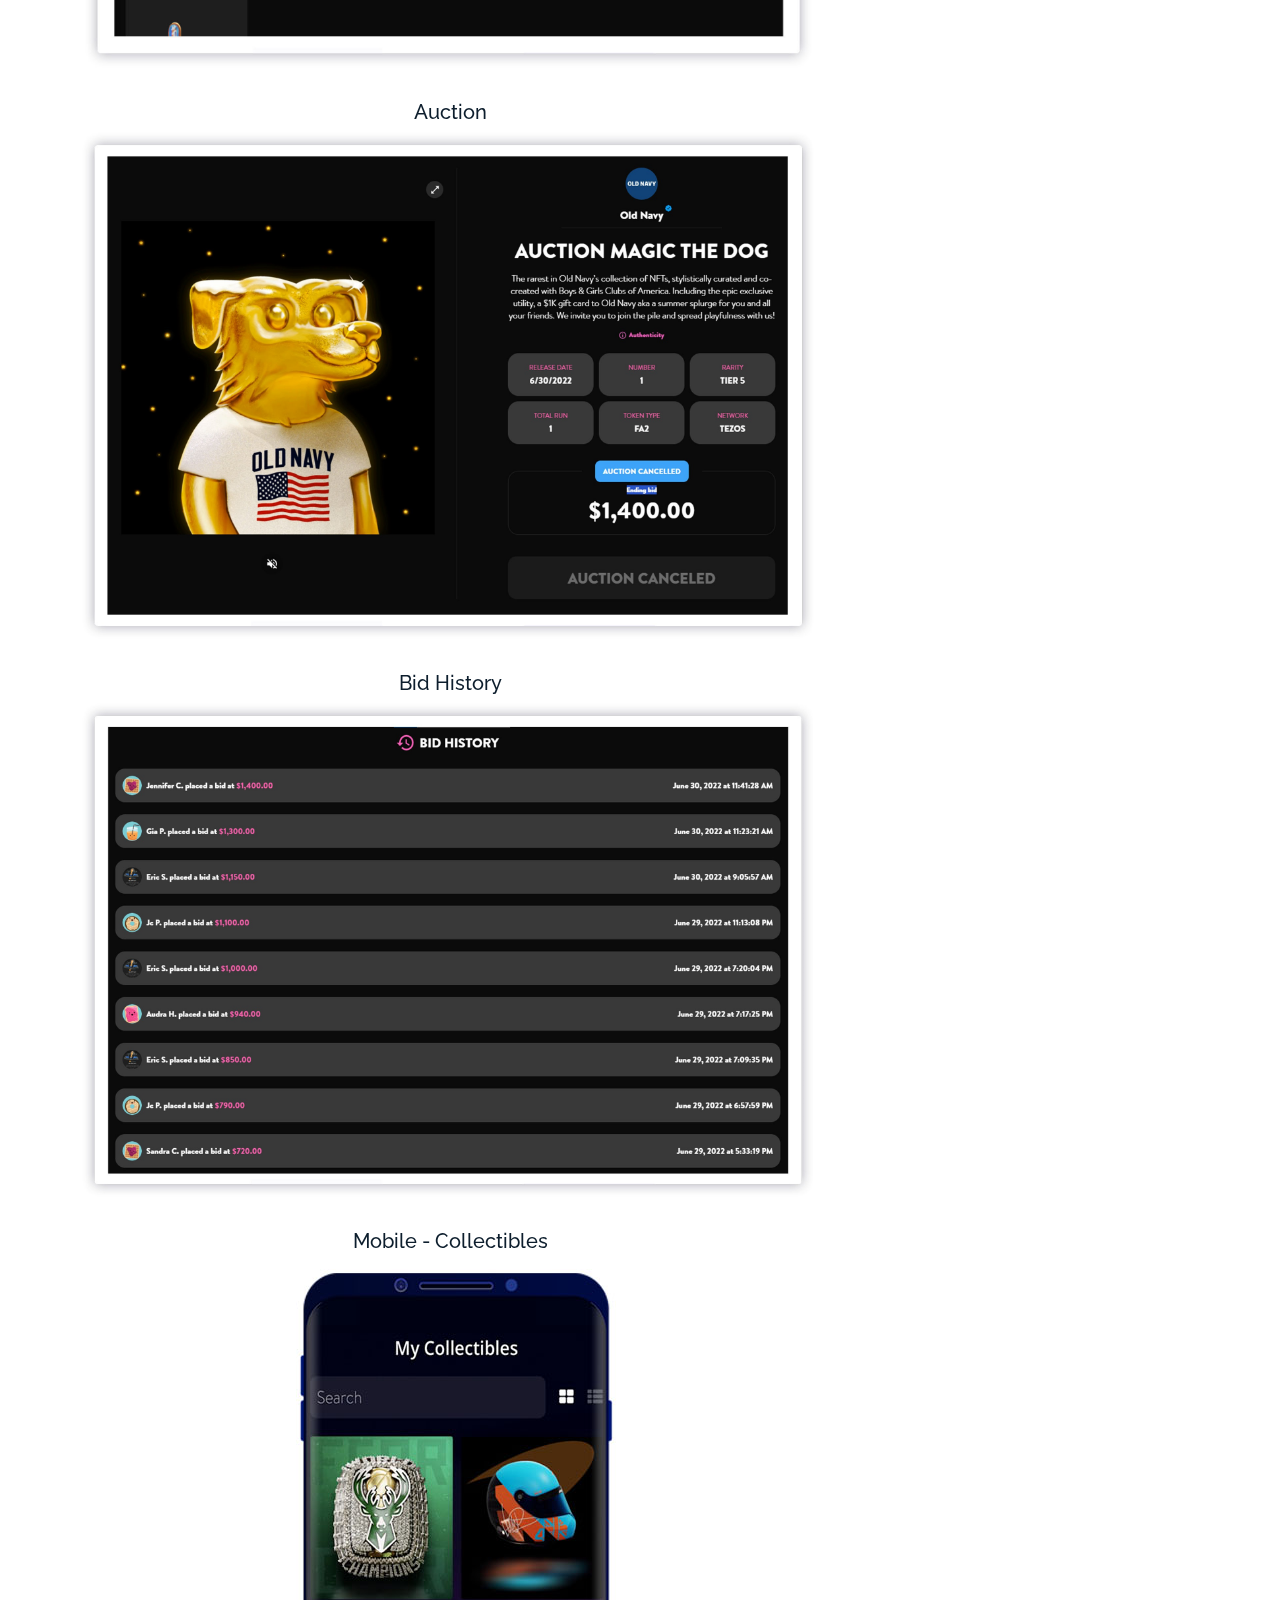
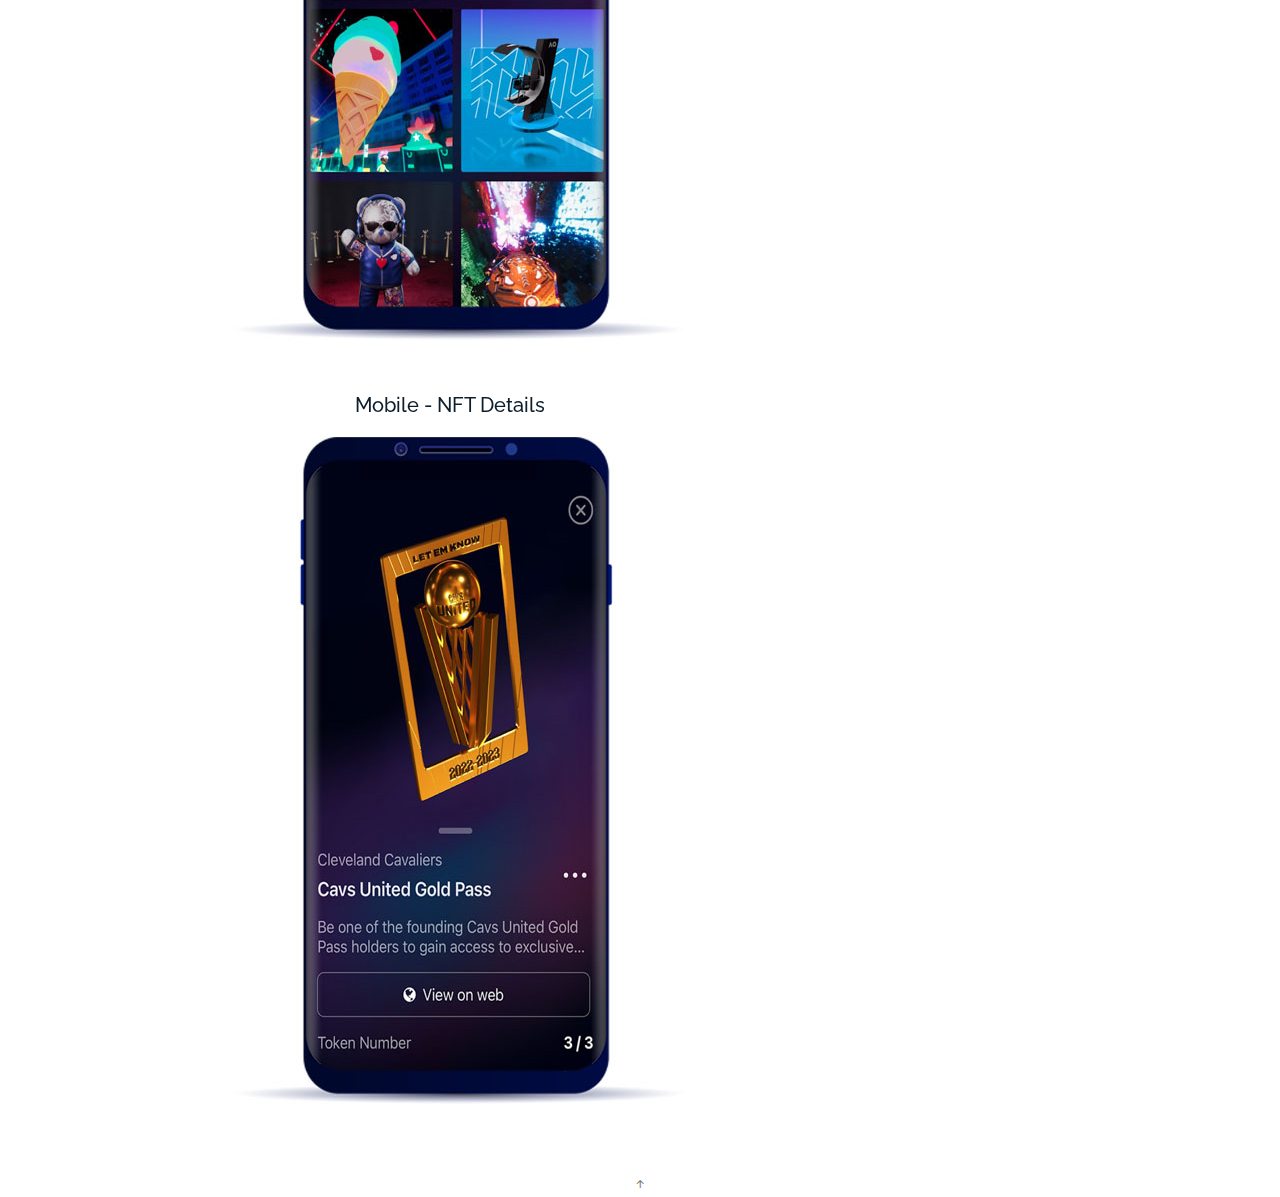
<file: work-single-sweet.html>
<!DOCTYPE html>
<html lang="en">

<head>
  <meta charset="utf-8">
  <meta content="width=device-width, initial-scale=1.0" name="viewport">

  <title>NFT platform - Sweet</title>
  <meta content="" name="description">
  <meta content="" name="keywords">

  <!-- Favicons -->
  <link href="assets/img/favicon.png" rel="icon">
  <link href="assets/img/apple-touch-icon.png" rel="apple-touch-icon">

  <!-- Google Fonts -->
  <link href="https://fonts.googleapis.com/css?family=https://fonts.googleapis.com/css?family=Inconsolata:400,500,600,700|Raleway:400,400i,500,500i,600,600i,700,700i" rel="stylesheet">

  <!-- Vendor CSS Files -->
  <link href="assets/vendor/aos/aos.css" rel="stylesheet">
  <link href="assets/vendor/bootstrap/css/bootstrap.min.css" rel="stylesheet">
  <link href="assets/vendor/bootstrap-icons/bootstrap-icons.css" rel="stylesheet">
  <link href="assets/vendor/swiper/swiper-bundle.min.css" rel="stylesheet">

  <!-- Template Main CSS File -->
  <link href="assets/css/style.css" rel="stylesheet">

  <!-- =======================================================
  * Template Name: MyPortfolio
  * Updated: Mar 10 2023 with Bootstrap v5.2.3
  * Template URL: https://bootstrapmade.com/myportfolio-bootstrap-portfolio-website-template/
  * Author: BootstrapMade.com
  * License: https://bootstrapmade.com/license/
  ======================================================== -->
</head>

<body>

  <!-- ======= Navbar ======= -->
  <div class="collapse navbar-collapse custom-navmenu" id="main-navbar">
    <div class="container py-2 py-md-5">
      <div class="row align-items-start">
        <div class="col-md-2">
          <ul class="custom-menu">
            <li><a href="index.html">Home</a></li>
            <li><a href="about.html">About Me</a></li>
            <li><a href="services.html">Services</a></li>
            <li class="active"><a href="works.html">Works</a></li>
            <li><a href="contact.html">Contact</a></li>
          </ul>
        </div>
        <div class="col-md-6 d-none d-md-block  mr-auto">
          <div class="tweet d-flex">
            <span class="bi bi-twitter text-white mt-2 mr-3"></span>
            <div>
              <p><em>Lorem ipsum dolor sit amet consectetur adipisicing elit. Quisquam necessitatibus incidunt ut officiis explicabo inventore. <br> <a href="#">t.co/v82jsk</a></em></p>
            </div>
          </div>
        </div>
        <div class="col-md-4 d-none d-md-block">
          <h3>Hire Me</h3>
          <p>Lorem ipsum dolor sit amet consectetur adipisicing elit. Quisquam necessitatibus incidunt ut officiisexplicabo inventore. <br> <a href="#">myemail@gmail.com</a></p>
        </div>
      </div>

    </div>
  </div>

  <nav class="navbar navbar-light custom-navbar">
    <div class="container">
      <a class="navbar-brand" href="index.html">
        <img style="width: 30px;" src="./assets/img/arrow-back.png" />
        <span>Back</span>
      </a>
      <!-- <a href="#" class="burger" data-bs-toggle="collapse" data-bs-target="#main-navbar">
        <span></span>
      </a> -->
    </div>
  </nav>

  <main id="main">

    <section class="mt-4 mb-5">
      <div class="container">
        <div class="row mb-4 align-items-center">
          <div data-aos="fade-up">
            <!-- class="col-md-6" -->
            <h2>NFT platform - Sweet</h2>
            <!-- <p>Lorem ipsum dolor sit amet consectetur adipisicing elit. Quisquam necessitatibus incidunt ut officiis explicabo inventore.</p> -->
          </div>
        </div>
      </div>

      <div class="site-section pb-0"> 
        <div class="container">
          <div class="row align-items-stretch">
            <div class="col-md-8" data-aos="fade-up">
              <div class="detail-img-wrapper">
                <h3 class="h3">Home</h3>
                <img src="assets/img/sweet/desktop-home.jpg" alt="Image" class="img-fluid">
              </div>

              <div class="detail-img-wrapper">
                <h3 class="h3">Marketplaces</h3>
                <img src="assets/img/sweet/desktop-marketplaces.jpg" alt="Image" class="img-fluid">
              </div>

              <div class="detail-img-wrapper">
                <h3 class="h3">Collectibles</h3>
                <img src="assets/img/sweet/desktop-collectibles.jpg" alt="Image" class="img-fluid">
              </div>

              <div class="detail-img-wrapper">
                <h3 class="h3">NFT Purchase</h3>
                <img src="assets/img/sweet/desktop-nft.jpg" alt="Image" class="img-fluid">
              </div>

              <div class="detail-img-wrapper">
                <h3 class="h3">"New York Knicks" page</h3>
                <img src="assets/img/sweet/desktop-ny-knicks.jpg" alt="Image" class="img-fluid">
              </div>

              <div class="detail-img-wrapper">
                <h3 class="h3">Auction</h3>
                <img src="assets/img/sweet/auction-end.jpg" alt="Image" class="img-fluid">
              </div>

              <div class="detail-img-wrapper">
                <h3 class="h3">Bid History</h3>
                <img src="assets/img/sweet/bid-history.jpg" alt="Image" class="img-fluid">
              </div>

              <div class="detail-img-wrapper">
                <h3 class="h3">Mobile - Collectibles</h3>
                <img src="assets/img/sweet/mobile-collectibles.jpg" alt="Image" class="img-fluid">
              </div>

              <div class="detail-img-wrapper">
                <h3 class="h3">Mobile - NFT Details</h3>
                <img src="assets/img/sweet/mobile-nft.jpg" alt="Image" class="img-fluid">
              </div>
            </div>
            <div class="col-md-3 ml-auto" data-aos="fade-up" data-aos-delay="100">
              <div class="sticky-content project-desc">
                <!-- About Section -->
                <div class="section-wrapper">
                  <h3 class="h3">About</h3>
                  <!-- <p class="mb-4"><span class="text-muted">Design</span></p> -->

                  <div>
                    <!-- class="mb-5" -->
                    <p>
                      Sweet.io (or Sweet for short) is an NFT platform established in New York in 2016 focused on
                      enabling NFTs to be used extensively in the commerce world.
                      With Sweet.io, you can gift, share, integrate, auction, gamify, and drop NFTs anywhere,
                      even on e-commerce stores.
                      <br/>
                      You can also get SUGAR tokens from the app by simply listening to music.
                    </p>
                  </div>
                  <a href="https://sweet.io/" target="_blank" class="readmore">Web</a>
                  <a href="https://apps.apple.com/us/app/sweet-digital-collectibles/id1452120535?platform=iphone" target="_blank" class="readmore">iOS</a>
                  <a href="https://play.google.com/store/apps/details?id=io.sweet.app&hl=en_US&gl=US" target="_blank" class="readmore">Android</a>
                </div>

                <!-- Technologies Section -->
                <div class="section-wrapper">
                  <h3 class="h3" style="margin-bottom: 15px;">Technologies</h3>
                  <p>TypeScript, Web3.js, Next.js, React.js, React Native</p>
                </div>

              </div>
            </div>
          </div>
        </div>
    </section>

  </main><!-- End #main -->

  <a href="#" class="back-to-top d-flex align-items-center justify-content-center"><i class="bi bi-arrow-up-short"></i></a>

  <!-- Vendor JS Files -->
  <script src="assets/vendor/aos/aos.js"></script>
  <script src="assets/vendor/bootstrap/js/bootstrap.bundle.min.js"></script>
  <script src="assets/vendor/isotope-layout/isotope.pkgd.min.js"></script>
  <script src="assets/vendor/swiper/swiper-bundle.min.js"></script>
  <script src="assets/vendor/php-email-form/validate.js"></script>

  <!-- Template Main JS File -->
  <script src="assets/js/main.js"></script>

</body>

</html>
</file>
<file: assets/css/style.css>
/**
* Template Name: MyPortfolio
* Updated: Mar 10 2023 with Bootstrap v5.2.3
* Template URL: https://bootstrapmade.com/myportfolio-bootstrap-portfolio-website-template/
* Author: BootstrapMade.com
* License: https://bootstrapmade.com/license/
*/

/*--------------------------------------------------------------
# General
--------------------------------------------------------------*/
body {
  /* font-family: "Inconsolata", monospace; */
  font-family: "Raleway", sans-serif;
  color: #0d1e2d;
}

a {
  color: #777;
  text-decoration: none;
}

a:hover {
  color: #000;
}

h1,
h2,
h3,
h4,
h5,
h6,
.font-heading {
  font-family: "Raleway", sans-serif;
}

.section {
  padding: 7rem 0;
}

.filters a {
  text-decoration: none;
  color: #000;
  display: inline-block;
  padding-left: 10px;
  padding-right: 10px;
  position: relative;
}

.filters a:hover,
.filters a:focus,
.filters a:active {
  text-decoration: none;
}

.filters a:hover:before {
  content: "";
  position: absolute;
  left: 10px;
  right: 10px;
  bottom: 0;
  height: 1px;
  background-color: #000;
}

.filters a.active {
  color: #000;
}

.filters a.active:before {
  content: "";
  position: absolute;
  left: 10px;
  right: 10px;
  bottom: 0;
  height: 1px;
  background-color: #000;
}

.item {
  border: none;
  margin-bottom: 30px;
}

.item .item-wrap {
  display: block;
  position: relative;
  overflow: hidden;
}

.item .item-wrap:after {
  z-index: 2;
  position: absolute;
  content: "";
  top: 0;
  left: 0;
  right: 0;
  bottom: 0;
  background: rgba(0, 0, 0, 0.4);
  visibility: hidden;
  opacity: 0;
  transition: 0.3s all ease-in-out;
}

.item .item-wrap img {
  transition: 0.3s transform ease;
  transform: scale(1);
}

.item .item-wrap > .work-info {
  position: absolute;
  top: 50%;
  width: 100%;
  text-align: center;
  z-index: 3;
  transform: translateY(-50%);
  color: #fff;
  opacity: 0;
  visibility: hidden;
  margin-top: 20px;
  transition: 0.3s all ease;
  display: flex;
  flex-direction: column;
}

.item .item-wrap > .work-info h3 {
  font-size: 20px;
  margin-bottom: 0;
}

.item .item-wrap > .work-info span {
  font-size: 16px;
  text-transform: uppercase;
  letter-spacing: 0.2rem;
  margin-bottom: 1rem;
}

.item .item-wrap > .work-info div {
  font-size: 14px;
  letter-spacing: 0.2rem;
}

.item .item-wrap:hover {
  text-decoration: none;
}

.item .item-wrap:hover img {
  transform: scale(1.05);
}

.item .item-wrap:hover:after {
  opacity: 1;
  visibility: visible;
}

.item .item-wrap:hover .work-info {
  margin-top: 0px;
  opacity: 1;
  visibility: visible;
}

.testimonial-wrap {
  padding: 50px 50px 80px 50px;
  background: #eceff2;
}

.testimonial-wrap .testimonial {
  text-align: center;
  max-width: 500px;
  margin: 0 auto;
}

.testimonial-wrap .testimonial img {
  border-radius: 50%;
  width: 120px;
  margin: 0 auto 30px auto;
}

.testimonial-wrap .testimonial blockquote p {
  font-size: 20px;
}

.h3 {
  font-size: 20px;
}

.h4 {
  font-size: 16px;
}

.heading {
  font-size: 28px;
}

.readmore {
  display: inline-block;
  border: 1px solid #000;
  padding: 10px 15px;
  font-size: 12px;
  text-transform: uppercase;
  color: #000;
  transition: 0.2s all ease;
  font-weight: 700;
  margin-top: 5px;
}

.readmore:active,
.readmore:focus,
.readmore:hover {
  outline: none;
}

.readmore:hover {
  color: #fff;
  text-decoration: none;
  background: #000;
}

.testimonials-slider .swiper-pagination {
  margin-top: -60px;
  position: relative;
}

.testimonials-slider .swiper-pagination .swiper-pagination-bullet {
  width: 12px;
  height: 12px;
  background-color: rgba(13, 30, 45, 0.3);
  opacity: 1;
}

.testimonials-slider .swiper-pagination .swiper-pagination-bullet-active {
  background-color: rgba(13, 30, 45, 0.6);
}

.sticky-content {
  position: sticky;
  position: -webkit-sticky;
  top: 0;
  /* required */
}

.list-line li {
  margin-bottom: 10px;
  position: relative;
  padding-left: 30px;
}

.list-line li:before {
  content: "";
  position: absolute;
  left: 0;
  top: 0.7rem;
  width: 10px;
  height: 2px;
  background: #000;
}

.form-control {
  border-radius: 0;
  background: #f8f9fa;
  border: 1px solid transparent;
  padding-top: 10px !important;
  padding-bottom: 10px !important;
}

.form-control:active,
.form-control:focus {
  background: #eff1f4;
  outline: none;
  box-shadow: none;
  border: 1px solid transparent;
}

.custom-progress {
  height: 7px;
  border-radius: 0;
}

.custom-progress .progress-bar {
  background: #000;
}

/* Services */
.services i {
  font-size: 40px;
}

.services h4 {
  padding-top: 10px;
}

/* Contact Form */
.php-email-form .error-message {
  display: none;
  color: #fff;
  background: #ed3c0d;
  text-align: left;
  padding: 15px;
  font-weight: 600;
}

.php-email-form .error-message br + br {
  margin-top: 25px;
}

.php-email-form .sent-message {
  display: none;
  color: #fff;
  background: #18d26e;
  text-align: center;
  padding: 15px;
  font-weight: 600;
}

.php-email-form .loading {
  display: none;
  background: #fff;
  text-align: center;
  padding: 15px;
}

.php-email-form .loading:before {
  content: "";
  display: inline-block;
  border-radius: 50%;
  width: 24px;
  height: 24px;
  margin: 0 10px -6px 0;
  border: 3px solid #18d26e;
  border-top-color: #eee;
  animation: animate-loading 1s linear infinite;
}

@keyframes animate-loading {
  0% {
    transform: rotate(0deg);
  }

  100% {
    transform: rotate(360deg);
  }
}

/*--------------------------------------------------------------
# Header
--------------------------------------------------------------*/
/* Custom Navmenu */
.custom-navmenu {
  background: #0d1e2d;
}

.custom-navmenu .custom-menu,
.custom-navmenu .custom-menu li {
  padding: 0;
  margin: 0;
  list-style: none;
}

.custom-navmenu .custom-menu li {
  margin-bottom: 0;
  font-size: 20px;
}

.custom-navmenu .custom-menu li a {
  color: #fff;
  padding: 10px 0 !important;
}

.custom-navmenu .custom-menu li a:hover {
  text-decoration: none;
}

.custom-navmenu .custom-menu li.active a {
  text-decoration: underline;
}

.custom-navmenu h3 {
  font-size: 20px;
  color: #fff;
}

.custom-navmenu p {
  color: rgba(255, 255, 255, 0.6);
}

.custom-navmenu a {
  color: rgba(255, 255, 255, 0.7);
}

.custom-navmenu a:hover {
  color: #fff;
}

/* Custom Navbar */
.custom-navbar {
  padding-top: 50px;
  width: 100%;
}

@media (max-width: 780px) {
  .custom-navbar > .container {
    padding-right: 0;
    padding-left: 0;
  }
}

.custom-navbar .navbar-brand {
  font-size: 1.7rem;
}

/* Burger */
.burger {
  width: 28px;
  height: 32px;
  cursor: pointer;
  position: relative;
}

.burger:before,
.burger span,
.burger:after {
  width: 100%;
  height: 2px;
  display: block;
  background: #000;
  border-radius: 2px;
  position: absolute;
  opacity: 1;
}

.burger:before,
.burger:after {
  transition: top 0.35s cubic-bezier(0.23, 1, 0.32, 1),
    transform 0.35s cubic-bezier(0.23, 1, 0.32, 1),
    opacity 0.35s cubic-bezier(0.23, 1, 0.32, 1),
    background-color 1.15s cubic-bezier(0.86, 0, 0.07, 1);
  -webkit-transition: top 0.35s cubic-bezier(0.23, 1, 0.32, 1),
    -webkit-transform 0.35s cubic-bezier(0.23, 1, 0.32, 1),
    opacity 0.35s cubic-bezier(0.23, 1, 0.32, 1),
    background-color 1.15s cubic-bezier(0.86, 0, 0.07, 1);
  content: "";
}

.burger:before {
  top: 4px;
}

.burger span {
  top: 15px;
}

.burger:after {
  top: 26px;
}

/* Hover */
.burger:hover:before {
  top: 7px;
}

.burger:hover:after {
  top: 23px;
}

/* Click */
.burger.active span {
  opacity: 0;
}

.burger.active:before,
.burger.active:after {
  top: 40%;
}

.burger.active:before {
  transform: rotate(45deg);
}

.burger.active:after {
  transform: rotate(-45deg);
}

.burger:focus {
  outline: none;
}

/*--------------------------------------------------------------
# Footer
--------------------------------------------------------------*/
.footer {
  padding: 0 0 4rem 0;
}

.footer a {
  color: #000;
}

.social a {
  display: inline-block;
  width: 50px;
  height: 50px;
  border-radius: 50%;
  background: #f8f9fa;
  position: relative;
  text-align: center;
  color: #0d1e2d;
}

.social a span {
  display: inline-block;
  left: 50%;
  position: absolute;
  top: 50%;
  transform: translate(-50%, -50%);
}

.social a:hover {
  color: #000;
}

/* Custom Styles */

.detail-img-wrapper {
  display: flex;
  flex-direction: column;
  align-items: center;
  text-align: center;
}

.detail-img-wrapper .h3 {
  margin-top: 2rem;
}

.tech-stack-icon {
  width: 50px;
  height: 50px;
}

.stack-icon-wrapper {
  display: flex;
  flex-wrap: wrap;
  row-gap: 10px;
  column-gap: 10px;
}

.project-desc {
  display: flex;
  flex-direction: column;
}

.section-wrapper {
  margin: 20px 0px;
}
</file>
